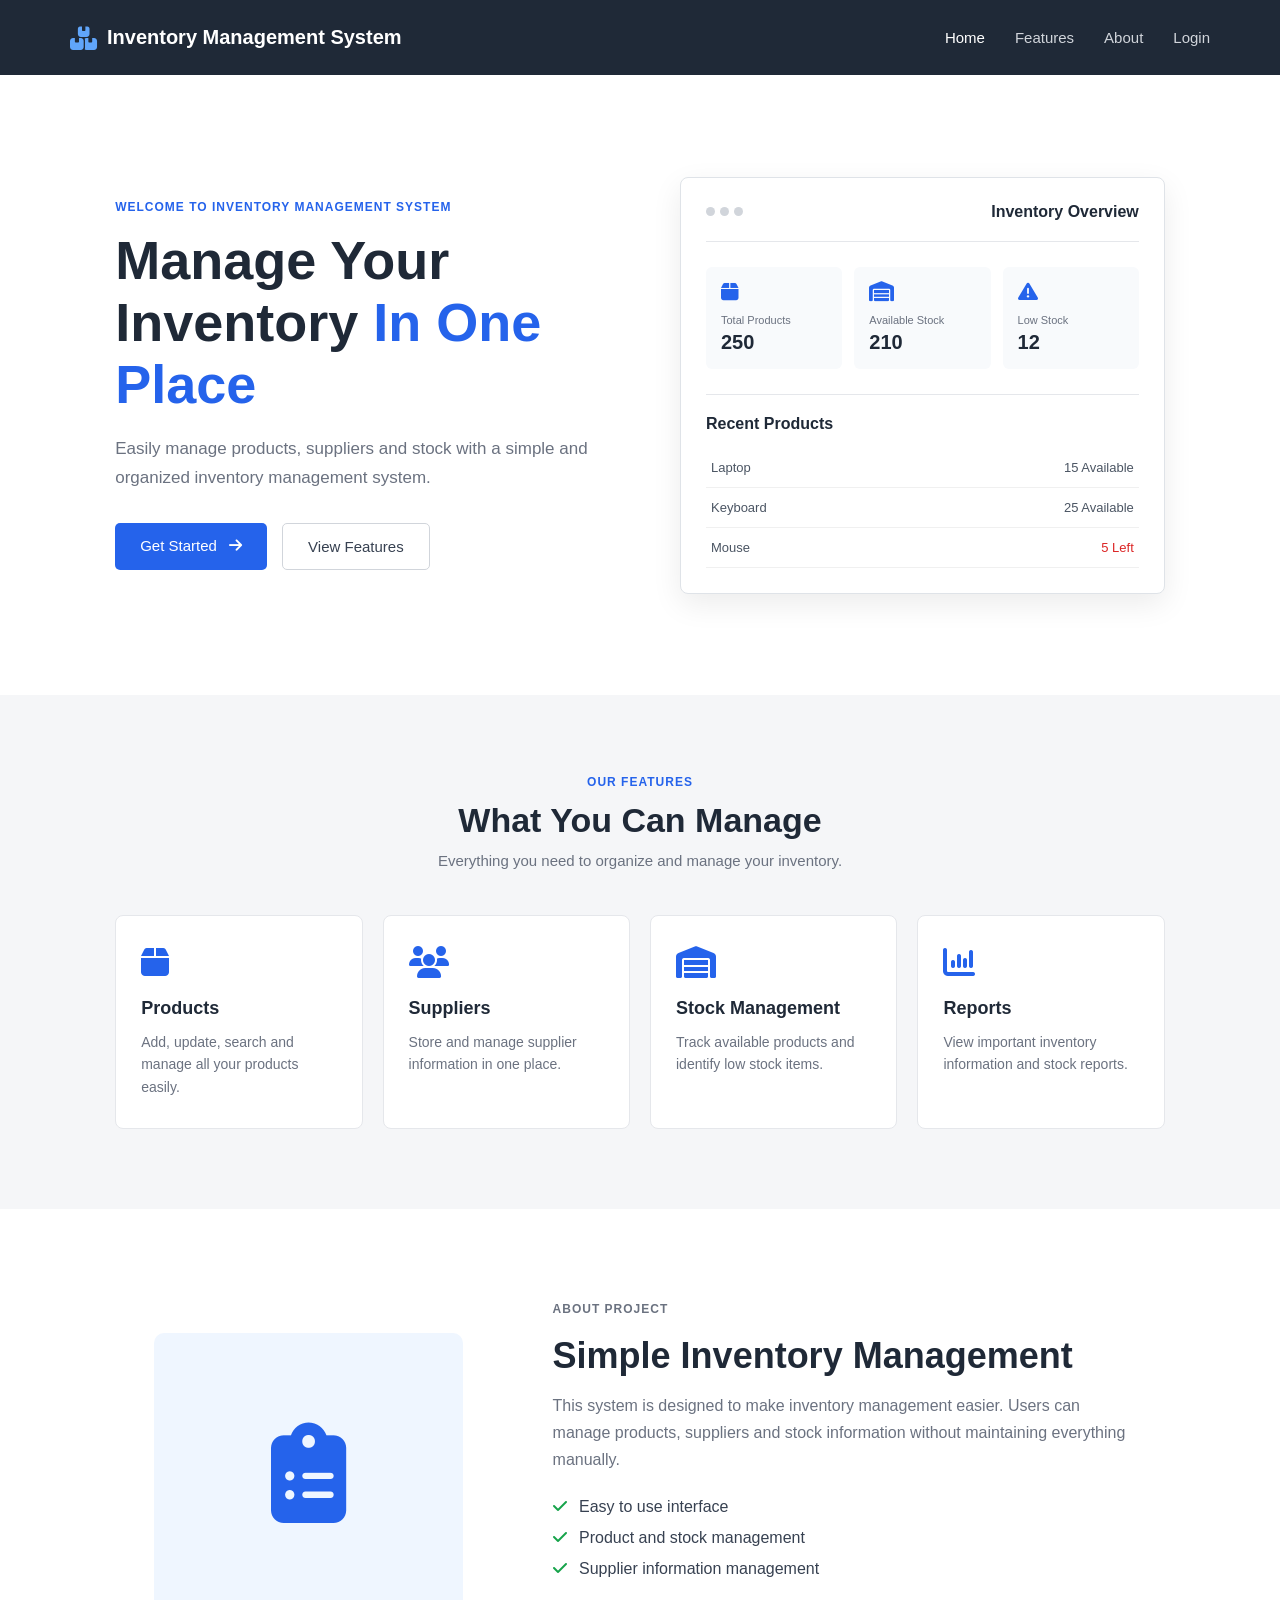
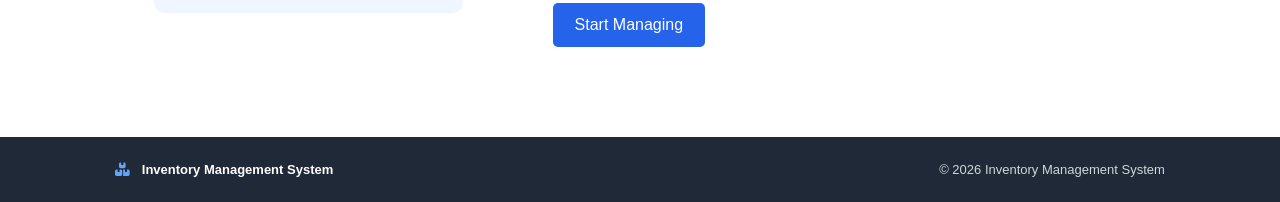
<file: src/main/resources/static/index.html>
<!DOCTYPE html>
<html lang="en">

<head>
    <meta charset="UTF-8">
    <meta name="viewport" content="width=device-width, initial-scale=1.0">

    <title>Inventory Management System</title>

    <link rel="stylesheet" href="css/style.css">
    <link rel="stylesheet" href="css/responsive.css">

    <link rel="stylesheet"
        href="https://cdnjs.cloudflare.com/ajax/libs/font-awesome/6.7.1/css/all.min.css">
</head>

<body>

    <!-- Navbar -->
    <nav class="navbar">

        <div class="logo">
            <i class="fa-solid fa-boxes-stacked"></i>
            <span>Inventory Management System</span>
        </div>

        <ul>
            <li><a href="#home" class="active">Home</a></li>
            <li><a href="features.html">Features</a></li>
            <li><a href="about.html">About</a></li>
            <li><a href="login.html">Login</a></li>
        </ul>

    </nav>


    <!-- Hero Section -->
    <section class="hero" id="home">

        <div class="hero-content">

            <p class="welcome-text">WELCOME TO INVENTORY MANAGEMENT SYSTEM</p>

            <h1>
                Manage Your Inventory
                <span>In One Place</span>
            </h1>

            <p class="hero-description">
                Easily manage products, suppliers and stock with a simple
                and organized inventory management system.
            </p>

            <div class="hero-buttons">
                <a href="login.html" class="btn primary-btn">
                    Get Started
                    <i class="fa-solid fa-arrow-right"></i>
                </a>

                <a href="#features" class="btn secondary-btn">
                    View Features
                </a>
            </div>

        </div>


        <div class="hero-image">

            <div class="image-box">

                <div class="image-header">
                    <div class="dots">
                        <span></span>
                        <span></span>
                        <span></span>
                    </div>

                    <p>Inventory Overview</p>
                </div>

                <div class="overview">

                    <div class="overview-card">
                        <i class="fa-solid fa-box"></i>
                        <div>
                            <p>Total Products</p>
                            <h2>250</h2>
                        </div>
                    </div>

                    <div class="overview-card">
                        <i class="fa-solid fa-warehouse"></i>
                        <div>
                            <p>Available Stock</p>
                            <h2>210</h2>
                        </div>
                    </div>

                    <div class="overview-card">
                        <i class="fa-solid fa-triangle-exclamation"></i>
                        <div>
                            <p>Low Stock</p>
                            <h2>12</h2>
                        </div>
                    </div>

                </div>

                <div class="recent-products">

                    <h3>Recent Products</h3>

                    <div class="product-row">
                        <span>Laptop</span>
                        <span>15 Available</span>
                    </div>

                    <div class="product-row">
                        <span>Keyboard</span>
                        <span>25 Available</span>
                    </div>

                    <div class="product-row">
                        <span>Mouse</span>
                        <span class="low-stock">5 Left</span>
                    </div>

                </div>

            </div>

        </div>

    </section>


    <!-- Features -->
    <section class="features-section" id="features">

        <div class="section-title">

            <p>OUR FEATURES</p>

            <h2>What You Can Manage</h2>

            <span>
                Everything you need to organize and manage your inventory.
            </span>

        </div>


        <div class="features">

            <div class="card">
                <i class="fa-solid fa-box"></i>

                <h3>Products</h3>

                <p>
                    Add, update, search and manage all your products easily.
                </p>
            </div>


            <div class="card">
                <i class="fa-solid fa-users"></i>

                <h3>Suppliers</h3>

                <p>
                    Store and manage supplier information in one place.
                </p>
            </div>


            <div class="card">
                <i class="fa-solid fa-warehouse"></i>

                <h3>Stock Management</h3>

                <p>
                    Track available products and identify low stock items.
                </p>
            </div>


            <div class="card">
                <i class="fa-solid fa-chart-column"></i>

                <h3>Reports</h3>

                <p>
                    View important inventory information and stock reports.
                </p>
            </div>

        </div>

    </section>


    <!-- About Section -->
    <section class="about" id="about">

        <div class="about-left">

            <i class="fa-solid fa-clipboard-list"></i>

        </div>

        <div class="about-right">

            <p class="about-small">ABOUT PROJECT</p>

            <h2>Simple Inventory Management</h2>

            <p>
                This system is designed to make inventory management easier.
                Users can manage products, suppliers and stock information
                without maintaining everything manually.
            </p>

            <ul>
                <li>
                    <i class="fa-solid fa-check"></i>
                    Easy to use interface
                </li>

                <li>
                    <i class="fa-solid fa-check"></i>
                    Product and stock management
                </li>

                <li>
                    <i class="fa-solid fa-check"></i>
                    Supplier information management
                </li>
            </ul>

            <a href="login.html" class="about-btn">
                Start Managing
            </a>

        </div>

    </section>


    <!-- Footer -->
    <footer>

        <div>
            <i class="fa-solid fa-boxes-stacked"></i>
            Inventory Management System
        </div>

        <p>© 2026 Inventory Management System</p>

    </footer>


    <script src="js/app.js"></script>

</body>

</html>
</file>
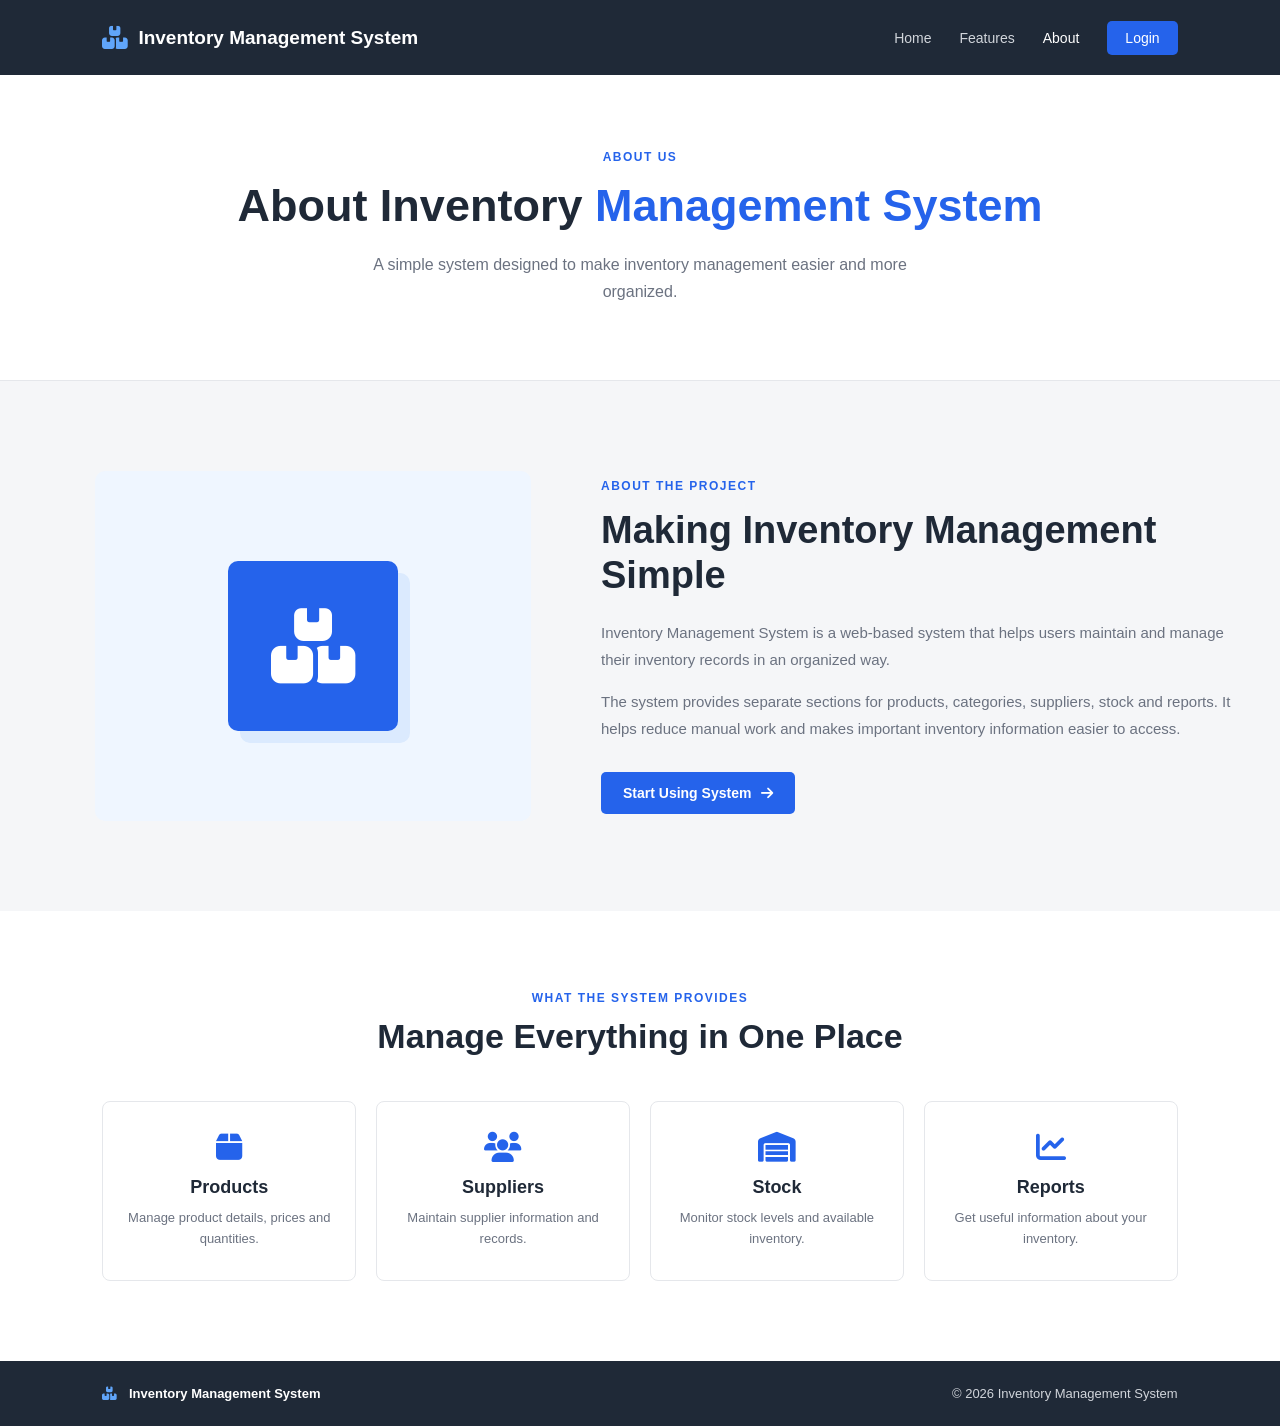
<file: src/main/resources/static/about.html>
<!DOCTYPE html>
<html lang="en">

<head>

    <meta charset="UTF-8">

    <meta name="viewport"
          content="width=device-width, initial-scale=1.0">

    <title>About | Inventory Management System</title>

    <link rel="stylesheet" href="css/about.css">

    <link rel="stylesheet"
          href="https://cdnjs.cloudflare.com/ajax/libs/font-awesome/6.7.1/css/all.min.css">

</head>

<body>


    <!-- Navbar -->

    <nav class="navbar">

        <a href="../index.html" class="logo">

            <i class="fa-solid fa-boxes-stacked"></i>

            <span>Inventory Management System</span>

        </a>


        <div class="nav-links">

            <a href="../index.html">
                Home
            </a>

            <a href="features.html">
                Features
            </a>

            <a href="about.html" class="active">
                About
            </a>

            <a href="../login.html" class="login-btn">
                Login
            </a>

        </div>

    </nav>


    <!-- About Header -->

    <section class="about-header">

        <p>ABOUT US</p>

        <h1>
            About Inventory
            <span>Management System</span>
        </h1>

        <p>
            A simple system designed to make inventory management
            easier and more organized.
        </p>

    </section>


    <!-- Main About -->

    <section class="about-main">

        <div class="about-image">

            <div class="icon-box">

                <i class="fa-solid fa-boxes-stacked"></i>

            </div>

        </div>


        <div class="about-text">

            <p class="label">
                ABOUT THE PROJECT
            </p>

            <h2>
                Making Inventory Management Simple
            </h2>

            <p>
                Inventory Management System is a web-based system that
                helps users maintain and manage their inventory records
                in an organized way.
            </p>

            <p>
                The system provides separate sections for products,
                categories, suppliers, stock and reports. It helps reduce
                manual work and makes important inventory information
                easier to access.
            </p>

            <a href="../login.html" class="button">
                Start Using System
                <i class="fa-solid fa-arrow-right"></i>
            </a>

        </div>

    </section>


    <!-- What We Provide -->

    <section class="provide">

        <div class="section-title">

            <p>WHAT THE SYSTEM PROVIDES</p>

            <h2>Manage Everything in One Place</h2>

        </div>


        <div class="provide-container">

            <div class="provide-card">

                <i class="fa-solid fa-box"></i>

                <h3>Products</h3>

                <p>
                    Manage product details, prices and quantities.
                </p>

            </div>


            <div class="provide-card">

                <i class="fa-solid fa-users"></i>

                <h3>Suppliers</h3>

                <p>
                    Maintain supplier information and records.
                </p>

            </div>


            <div class="provide-card">

                <i class="fa-solid fa-warehouse"></i>

                <h3>Stock</h3>

                <p>
                    Monitor stock levels and available inventory.
                </p>

            </div>


            <div class="provide-card">

                <i class="fa-solid fa-chart-line"></i>

                <h3>Reports</h3>

                <p>
                    Get useful information about your inventory.
                </p>

            </div>

        </div>

    </section>


    <!-- Footer -->

    <footer>

        <div>

            <i class="fa-solid fa-boxes-stacked"></i>

            Inventory Management System

        </div>

        <p>
            © 2026 Inventory Management System
        </p>

    </footer>


</body>

</html>
</file>
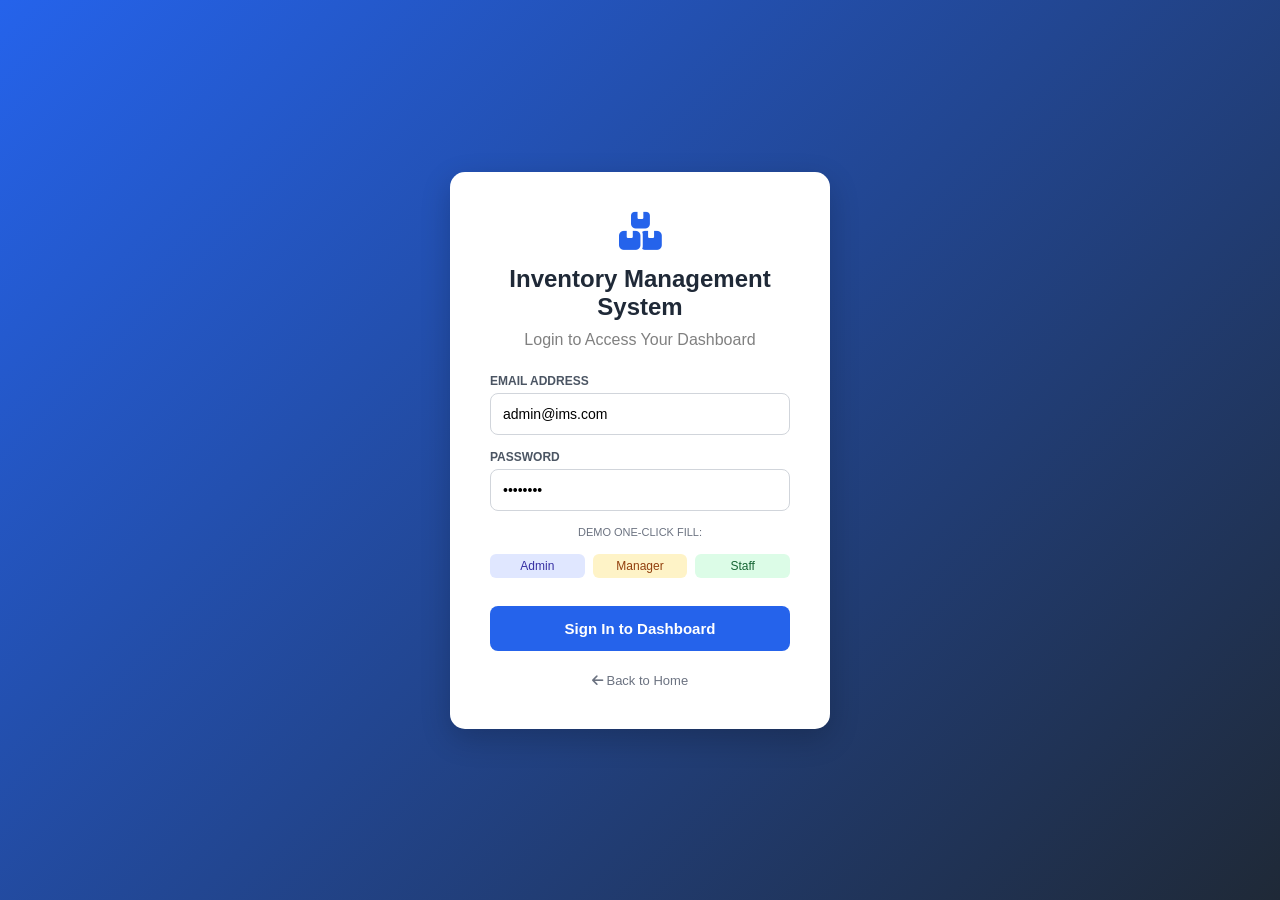
<file: src/main/resources/static/categories.html>
<!DOCTYPE html>
<html lang="en">
<head>
    <meta charset="UTF-8">
    <meta name="viewport" content="width=device-width, initial-scale=1.0">
    <title>Categories | Inventory Management System</title>

    <link rel="stylesheet" href="css/dashboard.css">
    <link rel="stylesheet" href="css/table.css">
    <link rel="stylesheet" href="css/responsive.css">
    <link rel="stylesheet"
    href="https://cdnjs.cloudflare.com/ajax/libs/font-awesome/6.7.1/css/all.min.css">
</head>
<body>

<div class="container">

    <aside class="sidebar">
        <h2>📦 INVENTORY SYSTEM</h2>

        <ul>
            <li><a href="dashboard.html"><i class="fa-solid fa-house"></i> Dashboard</a></li>
            <li><a href="products.html"><i class="fa-solid fa-box"></i> Products</a></li>
            <li class="active"><a href="categories.html"><i class="fa-solid fa-layer-group"></i> Categories</a></li>
            <li><a href="suppliers.html"><i class="fa-solid fa-truck"></i> Suppliers</a></li>
            <li><a href="customers.html"><i class="fa-solid fa-user-group"></i> Customers</a></li>
            <li><a href="sales.html"><i class="fa-solid fa-cart-shopping"></i> Sales & Invoices</a></li>
            <li><a href="purchases.html"><i class="fa-solid fa-dolly"></i> Purchase Orders</a></li>
            <li><a href="stock.html"><i class="fa-solid fa-warehouse"></i> Stock Movements</a></li>
            <li><a href="reports.html"><i class="fa-solid fa-chart-column"></i> Reports</a></li>
            <li><a href="settings.html"><i class="fa-solid fa-gear"></i> Settings</a></li>
            <li><a href="javascript:void(0)" onclick="logout()"><i class="fa-solid fa-right-from-bracket"></i> Logout</a></li>
        </ul>
    </aside>

    <main class="main">

        <header>
            <h1>Category Management</h1>
            <p>Organize products into hierarchical groups and classifications</p>
        </header>

        <div class="card" style="margin-bottom: 25px;">
            <h3 id="formTitle" style="margin-bottom: 15px; color:#1f2937;"><i class="fa-solid fa-folder-plus" style="color:#2563eb;"></i> Add New Category</h3>
            <div class="form" style="grid-template-columns: 1fr 2fr auto auto; gap: 12px; align-items: center;">
                <input
                    type="text"
                    id="categoryName"
                    placeholder="Category Name *"
                    required>

                <input
                    type="text"
                    id="categoryDesc"
                    placeholder="Description (optional)">

                <button id="saveCategory" style="padding:12px 20px;">
                    <i class="fa-solid fa-plus"></i> <span id="saveBtnText">Add Category</span>
                </button>

                <button id="cancelCategoryBtn" type="button" style="display:none; background:#6b7280; padding:12px 18px;" onclick="cancelCategoryEdit()">
                    Cancel
                </button>
            </div>
        </div>

        <div class="card" style="padding: 0; overflow-x: auto;">
            <table>
                <thead>
                    <tr>
                        <th style="width: 80px;">ID</th>
                        <th>Category Name</th>
                        <th>Description</th>
                        <th style="width: 160px;">Action</th>
                    </tr>
                </thead>
                <tbody id="categoryTable">
                    <tr>
                        <td colspan="4" style="text-align:center; padding:20px; color:#6b7280;">Loading categories...</td>
                    </tr>
                </tbody>
            </table>
        </div>

    </main>

</div>

<script src="js/api.js"></script>
<script src="js/auth.js"></script>
<script src="js/categories.js"></script>
</body>
</html>
</file>
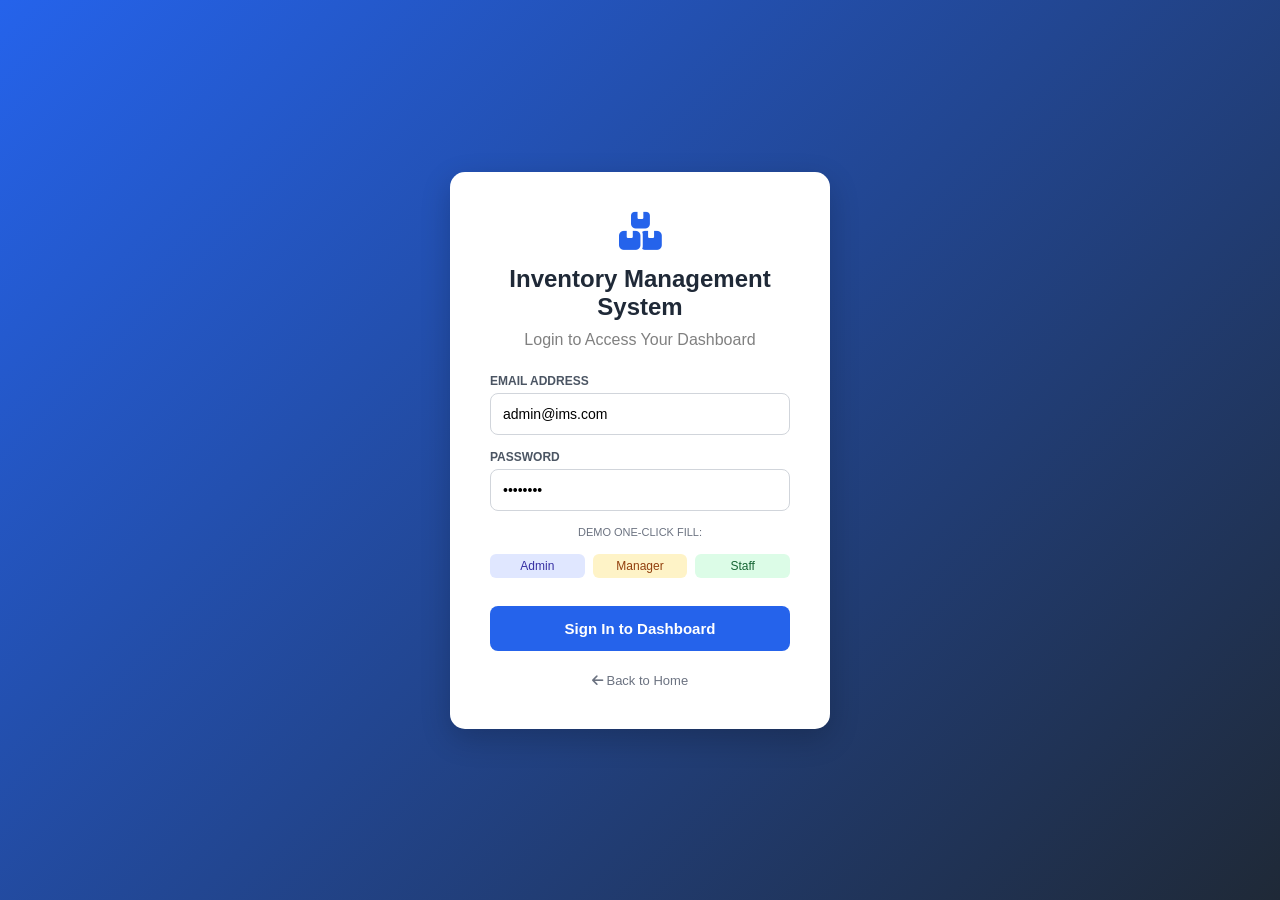
<file: src/main/resources/static/customers.html>
<!DOCTYPE html>
<html lang="en">
<head>
    <meta charset="UTF-8">
    <meta name="viewport" content="width=device-width, initial-scale=1.0">
    <title>Customers | Inventory Management System</title>

    <link rel="stylesheet" href="css/dashboard.css">
    <link rel="stylesheet" href="css/table.css">
    <link rel="stylesheet" href="css/responsive.css">
    <link rel="stylesheet"
    href="https://cdnjs.cloudflare.com/ajax/libs/font-awesome/6.7.1/css/all.min.css">
</head>
<body>

<div class="container">

    <aside class="sidebar">
        <h2>📦 INVENTORY SYSTEM</h2>

        <ul>
            <li><a href="dashboard.html"><i class="fa-solid fa-house"></i> Dashboard</a></li>
            <li><a href="products.html"><i class="fa-solid fa-box"></i> Products</a></li>
            <li><a href="categories.html"><i class="fa-solid fa-layer-group"></i> Categories</a></li>
            <li><a href="suppliers.html"><i class="fa-solid fa-truck"></i> Suppliers</a></li>
            <li class="active"><a href="customers.html"><i class="fa-solid fa-user-group"></i> Customers</a></li>
            <li><a href="sales.html"><i class="fa-solid fa-cart-shopping"></i> Sales & Invoices</a></li>
            <li><a href="purchases.html"><i class="fa-solid fa-dolly"></i> Purchase Orders</a></li>
            <li><a href="stock.html"><i class="fa-solid fa-warehouse"></i> Stock Movements</a></li>
            <li><a href="reports.html"><i class="fa-solid fa-chart-column"></i> Reports</a></li>
            <li><a href="settings.html"><i class="fa-solid fa-gear"></i> Settings</a></li>
            <li><a href="javascript:void(0)" onclick="logout()"><i class="fa-solid fa-right-from-bracket"></i> Logout</a></li>
        </ul>
    </aside>

    <main class="main">

        <header>
            <h1>Customer Management</h1>
            <p>Maintain customer profiles, corporate accounts and contact directories</p>
        </header>

        <div class="card" style="margin-bottom: 25px;">
            <h3 id="formTitle" style="margin-bottom: 15px; color:#1f2937;"><i class="fa-solid fa-user-plus" style="color:#2563eb;"></i> Add New Customer</h3>
            <form id="customerForm">
                <div class="form" style="grid-template-columns: repeat(auto-fit, minmax(200px, 1fr)); gap: 12px;">
                    <div>
                        <label style="display:block; font-size:12px; font-weight:bold; margin-bottom:5px; color:#4b5563;">CUSTOMER NAME / COMPANY *</label>
                        <input type="text" id="customerName" placeholder="e.g. Acme Tech Corp" required style="width:100%;">
                    </div>
                    <div>
                        <label style="display:block; font-size:12px; font-weight:bold; margin-bottom:5px; color:#4b5563;">EMAIL ADDRESS</label>
                        <input type="email" id="customerEmail" placeholder="client@acme.com" style="width:100%;">
                    </div>
                    <div>
                        <label style="display:block; font-size:12px; font-weight:bold; margin-bottom:5px; color:#4b5563;">PHONE NUMBER</label>
                        <input type="text" id="customerPhone" placeholder="+1-555-1001" style="width:100%;">
                    </div>
                    <div>
                        <label style="display:block; font-size:12px; font-weight:bold; margin-bottom:5px; color:#4b5563;">DELIVERY / BILLING ADDRESS</label>
                        <input type="text" id="customerAddress" placeholder="Suite, Street, City" style="width:100%;">
                    </div>
                </div>

                <div style="margin-top: 15px; display: flex; gap: 10px;">
                    <button type="submit" id="saveCustomer" style="padding:12px 20px;">
                        <i class="fa-solid fa-check"></i> <span id="saveBtnText">Add Customer</span>
                    </button>
                    <button id="cancelCustomerBtn" type="button" style="display:none; background:#6b7280; padding:12px 18px;" onclick="cancelCustomerEdit()">
                        Cancel
                    </button>
                </div>
            </form>
        </div>

        <input
            type="text"
            id="searchCustomer"
            placeholder="🔍 Search customer name or email..."
            style="width:320px; padding:12px; margin-bottom:20px; border:1px solid #ccc; border-radius:6px;">

        <div class="card" style="padding: 0; overflow-x: auto;">
            <table>
                <thead>
                    <tr>
                        <th style="width: 80px;">ID</th>
                        <th>Customer / Client Name</th>
                        <th>Email</th>
                        <th>Phone</th>
                        <th>Billing Address</th>
                        <th style="width: 160px;">Action</th>
                    </tr>
                </thead>
                <tbody id="customerTable">
                    <tr>
                        <td colspan="6" style="text-align:center; padding:20px; color:#6b7280;">Loading customers...</td>
                    </tr>
                </tbody>
            </table>
        </div>

    </main>

</div>

<script src="js/api.js"></script>
<script src="js/auth.js"></script>
<script src="js/customers.js"></script>
</body>
</html>
</file>
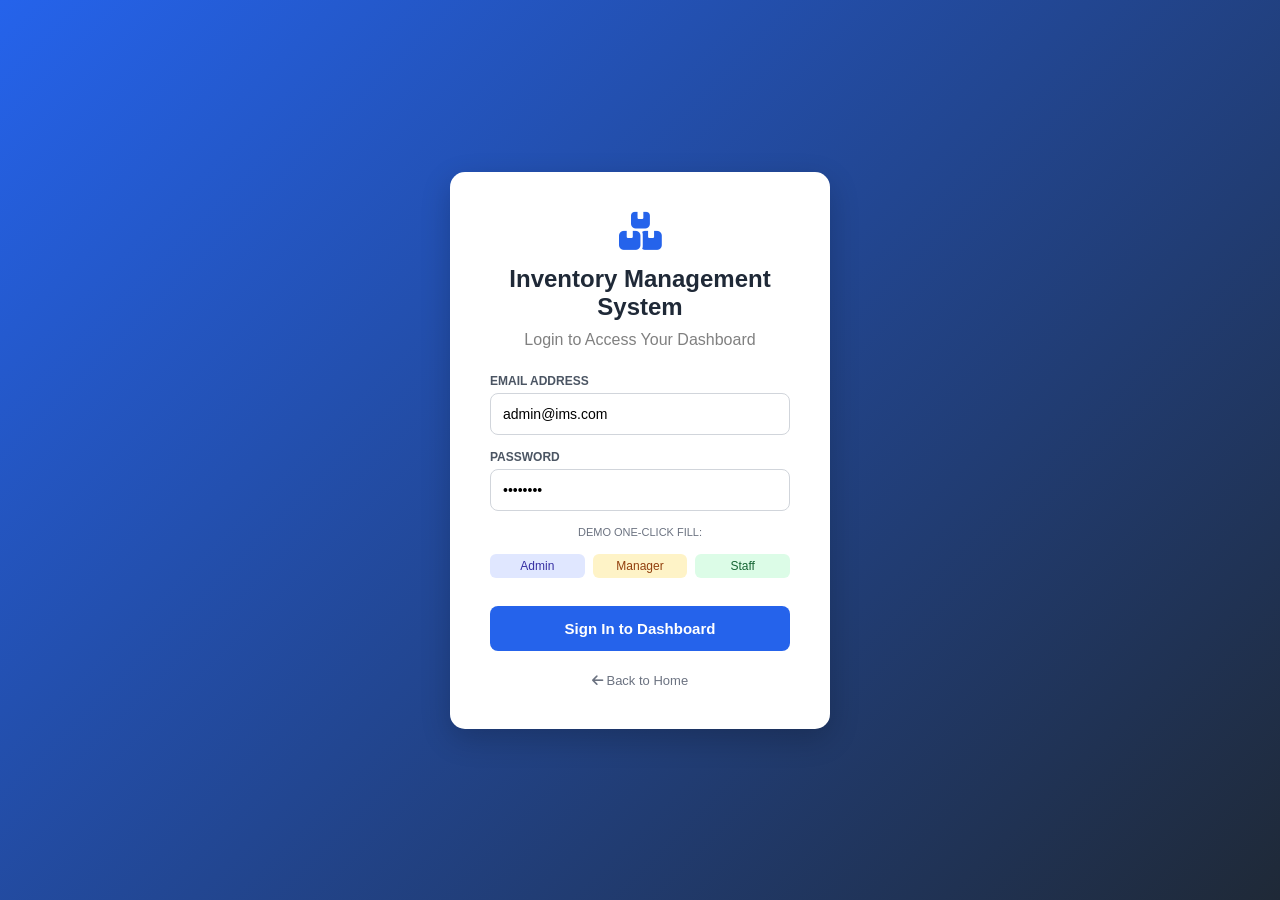
<file: src/main/resources/static/dashboard.html>
<!DOCTYPE html>
<html lang="en">
<head>
    <meta charset="UTF-8">
    <meta name="viewport" content="width=device-width, initial-scale=1.0">
    <title>Dashboard | Inventory Management System</title>

    <link rel="stylesheet" href="css/dashboard.css">
    <link rel="stylesheet" href="css/table.css">
    <link rel="stylesheet" href="css/responsive.css">
    <link rel="stylesheet"
    href="https://cdnjs.cloudflare.com/ajax/libs/font-awesome/6.7.1/css/all.min.css">
</head>
<body>

<div class="container">

    <!-- Sidebar -->
    <aside class="sidebar">
        <h2>📦 INVENTORY SYSTEM</h2>

        <ul>
            <li class="active"><a href="dashboard.html"><i class="fa-solid fa-house"></i> Dashboard</a></li>
            <li><a href="products.html"><i class="fa-solid fa-box"></i> Products</a></li>
            <li><a href="categories.html"><i class="fa-solid fa-layer-group"></i> Categories</a></li>
            <li><a href="suppliers.html"><i class="fa-solid fa-truck"></i> Suppliers</a></li>
            <li><a href="customers.html"><i class="fa-solid fa-user-group"></i> Customers</a></li>
            <li><a href="sales.html"><i class="fa-solid fa-cart-shopping"></i> Sales & Invoices</a></li>
            <li><a href="purchases.html"><i class="fa-solid fa-dolly"></i> Purchase Orders</a></li>
            <li><a href="stock.html"><i class="fa-solid fa-warehouse"></i> Stock Movements</a></li>
            <li><a href="reports.html"><i class="fa-solid fa-chart-column"></i> Reports</a></li>
            <li><a href="settings.html"><i class="fa-solid fa-gear"></i> Settings</a></li>
            <li><a href="javascript:void(0)" onclick="logout()"><i class="fa-solid fa-right-from-bracket"></i> Logout</a></li>
        </ul>
    </aside>

    <!-- Main Content -->
    <main class="main">

        <header>
            <h1>Dashboard</h1>
            <p>Welcome Admin 👋</p>
        </header>

        <!-- Stats Cards Grid -->
        <section class="cards" style="grid-template-columns: repeat(auto-fit, minmax(200px, 1fr));">
            <div class="card">
                <h3><i class="fa-solid fa-box" style="color:#2563eb;"></i> Total Products</h3>
                <h1 id="totalProducts">0</h1>
            </div>

            <div class="card">
                <h3><i class="fa-solid fa-layer-group" style="color:#10b981;"></i> Categories</h3>
                <h1 id="totalCategories">0</h1>
            </div>

            <div class="card">
                <h3><i class="fa-solid fa-truck" style="color:#6366f1;"></i> Suppliers</h3>
                <h1 id="totalSuppliers">0</h1>
            </div>

            <div class="card">
                <h3><i class="fa-solid fa-triangle-exclamation" style="color:#f59e0b;"></i> Low Stock</h3>
                <h1 id="lowStock" style="color:#d97706;">0</h1>
            </div>

            <div class="card">
                <h3><i class="fa-solid fa-receipt" style="color:#0ea5e9;"></i> Total Sales</h3>
                <h1 id="totalSales">0</h1>
            </div>

            <div class="card">
                <h3><i class="fa-solid fa-indian-rupee-sign" style="color:#16a34a;"></i> Total Revenue</h3>
                <h1 id="totalRevenue" style="color:#16a34a;">₹0</h1>
            </div>
        </section>

        <!-- Table Section -->
        <section class="table-section">
            <div style="display: flex; justify-content: space-between; align-items: center;">
                <h2>Recent Inventory Products</h2>
                <a href="products.html" style="color:#2563eb; text-decoration:none; font-size:14px; font-weight:bold;">View All Products <i class="fa-solid fa-arrow-right"></i></a>
            </div>

            <table>
                <thead>
                    <tr>
                        <th>SKU</th>
                        <th>Product Name</th>
                        <th>Category</th>
                        <th>Price</th>
                        <th>Stock Qty</th>
                        <th>Status</th>
                    </tr>
                </thead>
                <tbody id="recentProductsTable">
                    <tr>
                        <td colspan="6" style="text-align:center; padding:20px; color:#6b7280;">Loading real inventory data...</td>
                    </tr>
                </tbody>
            </table>
        </section>

        <!-- Recent Sales Section -->
        <section class="table-section" style="margin-top: 25px;">
            <div style="display: flex; justify-content: space-between; align-items: center;">
                <h2>Recent Sales & Invoices</h2>
                <a href="sales.html" style="color:#2563eb; text-decoration:none; font-size:14px; font-weight:bold;">Create Sale / View All <i class="fa-solid fa-arrow-right"></i></a>
            </div>

            <table>
                <thead>
                    <tr>
                        <th>Invoice #</th>
                        <th>Customer</th>
                        <th>Total Amount</th>
                        <th>Sale Date</th>
                        <th>Status</th>
                    </tr>
                </thead>
                <tbody id="recentSalesTable">
                    <tr>
                        <td colspan="5" style="text-align:center; padding:20px; color:#6b7280;">Loading recent sales...</td>
                    </tr>
                </tbody>
            </table>
        </section>

    </main>

</div>

<script src="js/api.js"></script>
<script src="js/auth.js"></script>
<script src="js/dashboard.js"></script>
</body>
</html>
</file>
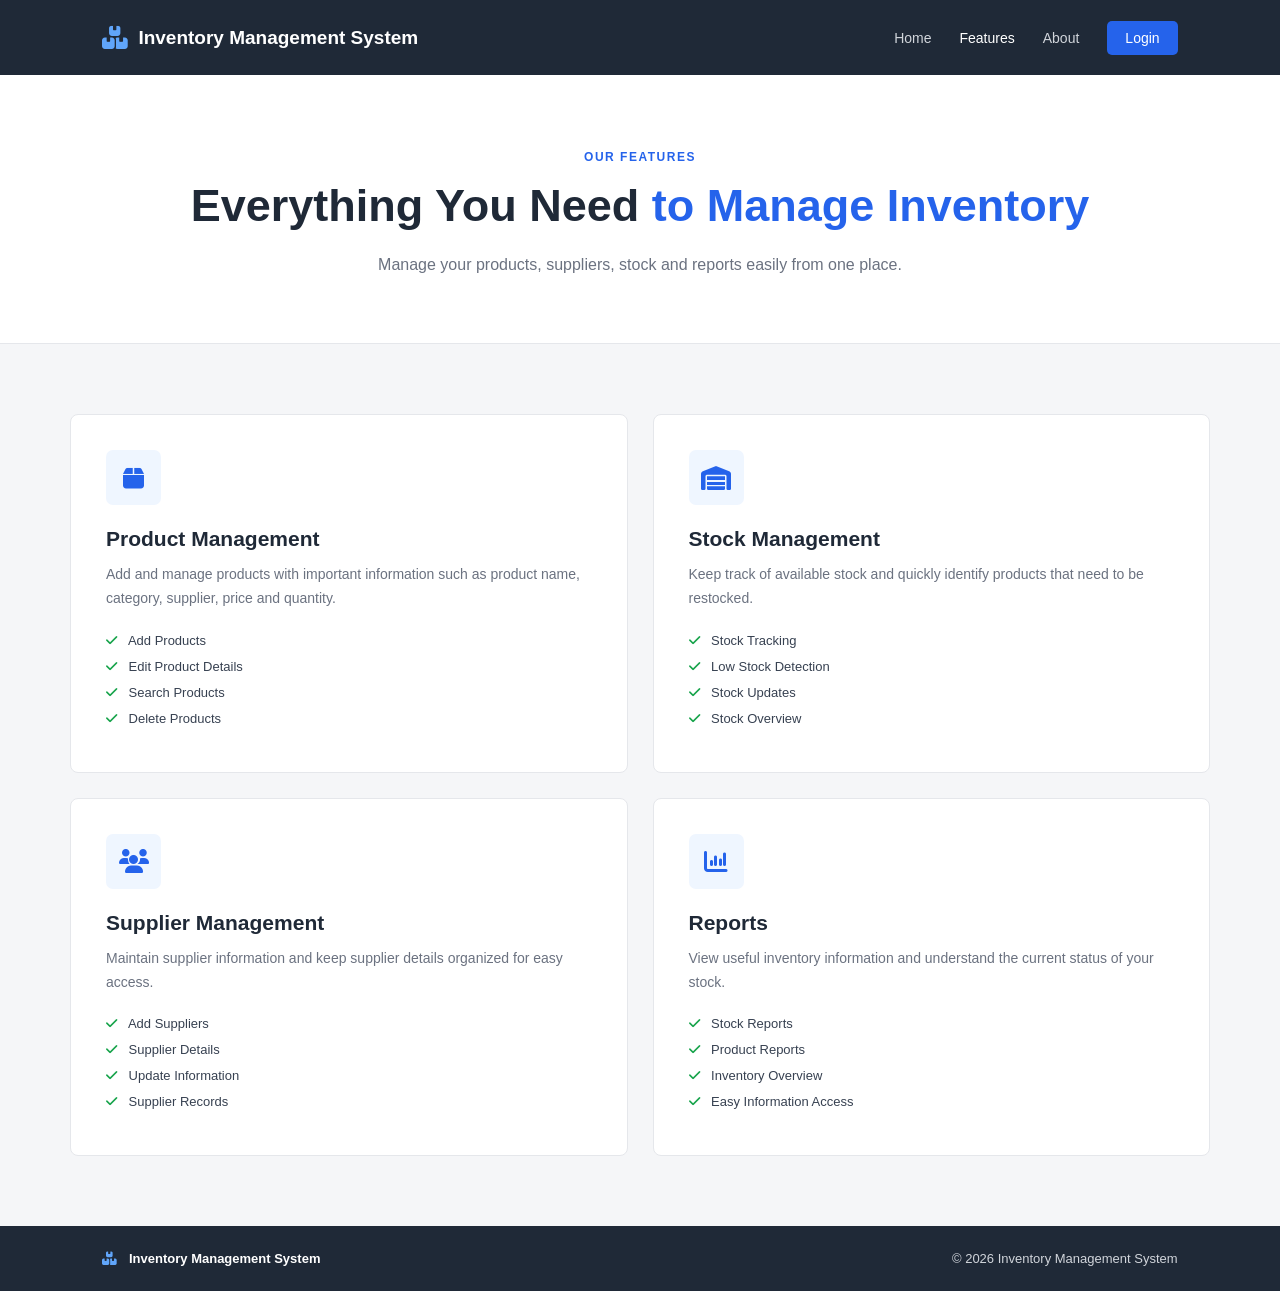
<file: src/main/resources/static/features.html>
<!DOCTYPE html>
<html lang="en">

<head>
    <meta charset="UTF-8">

    <meta name="viewport"
          content="width=device-width, initial-scale=1.0">

    <title>Features | Inventory Management System</title>

    <link rel="stylesheet" href="css/features.css">

    <link rel="stylesheet"
          href="https://cdnjs.cloudflare.com/ajax/libs/font-awesome/6.7.1/css/all.min.css">
</head>

<body>

    <!-- Navbar -->

    <nav class="navbar">

        <a href="../index.html" class="logo">
            <i class="fa-solid fa-boxes-stacked"></i>

            <span>Inventory Management System</span>
        </a>

        <div class="nav-links">

            <a href="../index.html">Home</a>

            <a href="features.html" class="active">
                Features
            </a>

            <a href="../about/about.html">
                About
            </a>

            <a href="../login.html" class="login-btn">
                Login
            </a>

        </div>

    </nav>


    <!-- Page Header -->

    <section class="page-header">

        <p>OUR FEATURES</p>

        <h1>
            Everything You Need
            <span>to Manage Inventory</span>
        </h1>

        <p class="header-description">
            Manage your products, suppliers, stock and reports
            easily from one place.
        </p>

    </section>


    <!-- Features -->

    <section class="features">

        <!-- Product -->

        <div class="feature-card">

            <div class="icon">
                <i class="fa-solid fa-box"></i>
            </div>

            <h2>Product Management</h2>

            <p>
                Add and manage products with important information
                such as product name, category, supplier, price
                and quantity.
            </p>

            <ul>
                <li>
                    <i class="fa-solid fa-check"></i>
                    Add Products
                </li>

                <li>
                    <i class="fa-solid fa-check"></i>
                    Edit Product Details
                </li>

                <li>
                    <i class="fa-solid fa-check"></i>
                    Search Products
                </li>

                <li>
                    <i class="fa-solid fa-check"></i>
                    Delete Products
                </li>
            </ul>

        </div>


        <!-- Stock -->

        <div class="feature-card">

            <div class="icon">
                <i class="fa-solid fa-warehouse"></i>
            </div>

            <h2>Stock Management</h2>

            <p>
                Keep track of available stock and quickly identify
                products that need to be restocked.
            </p>

            <ul>
                <li>
                    <i class="fa-solid fa-check"></i>
                    Stock Tracking
                </li>

                <li>
                    <i class="fa-solid fa-check"></i>
                    Low Stock Detection
                </li>

                <li>
                    <i class="fa-solid fa-check"></i>
                    Stock Updates
                </li>

                <li>
                    <i class="fa-solid fa-check"></i>
                    Stock Overview
                </li>
            </ul>

        </div>


        <!-- Suppliers -->

        <div class="feature-card">

            <div class="icon">
                <i class="fa-solid fa-users"></i>
            </div>

            <h2>Supplier Management</h2>

            <p>
                Maintain supplier information and keep supplier
                details organized for easy access.
            </p>

            <ul>
                <li>
                    <i class="fa-solid fa-check"></i>
                    Add Suppliers
                </li>

                <li>
                    <i class="fa-solid fa-check"></i>
                    Supplier Details
                </li>

                <li>
                    <i class="fa-solid fa-check"></i>
                    Update Information
                </li>

                <li>
                    <i class="fa-solid fa-check"></i>
                    Supplier Records
                </li>
            </ul>

        </div>


        <!-- Reports -->

        <div class="feature-card">

            <div class="icon">
                <i class="fa-solid fa-chart-column"></i>
            </div>

            <h2>Reports</h2>

            <p>
                View useful inventory information and understand
                the current status of your stock.
            </p>

            <ul>
                <li>
                    <i class="fa-solid fa-check"></i>
                    Stock Reports
                </li>

                <li>
                    <i class="fa-solid fa-check"></i>
                    Product Reports
                </li>

                <li>
                    <i class="fa-solid fa-check"></i>
                    Inventory Overview
                </li>

                <li>
                    <i class="fa-solid fa-check"></i>
                    Easy Information Access
                </li>
            </ul>

        </div>

    </section>


    <!-- Footer -->

    <footer>

        <div>
            <i class="fa-solid fa-boxes-stacked"></i>
            Inventory Management System
        </div>

        <p>
            © 2026 Inventory Management System
        </p>

    </footer>

</body>

</html>
</file>
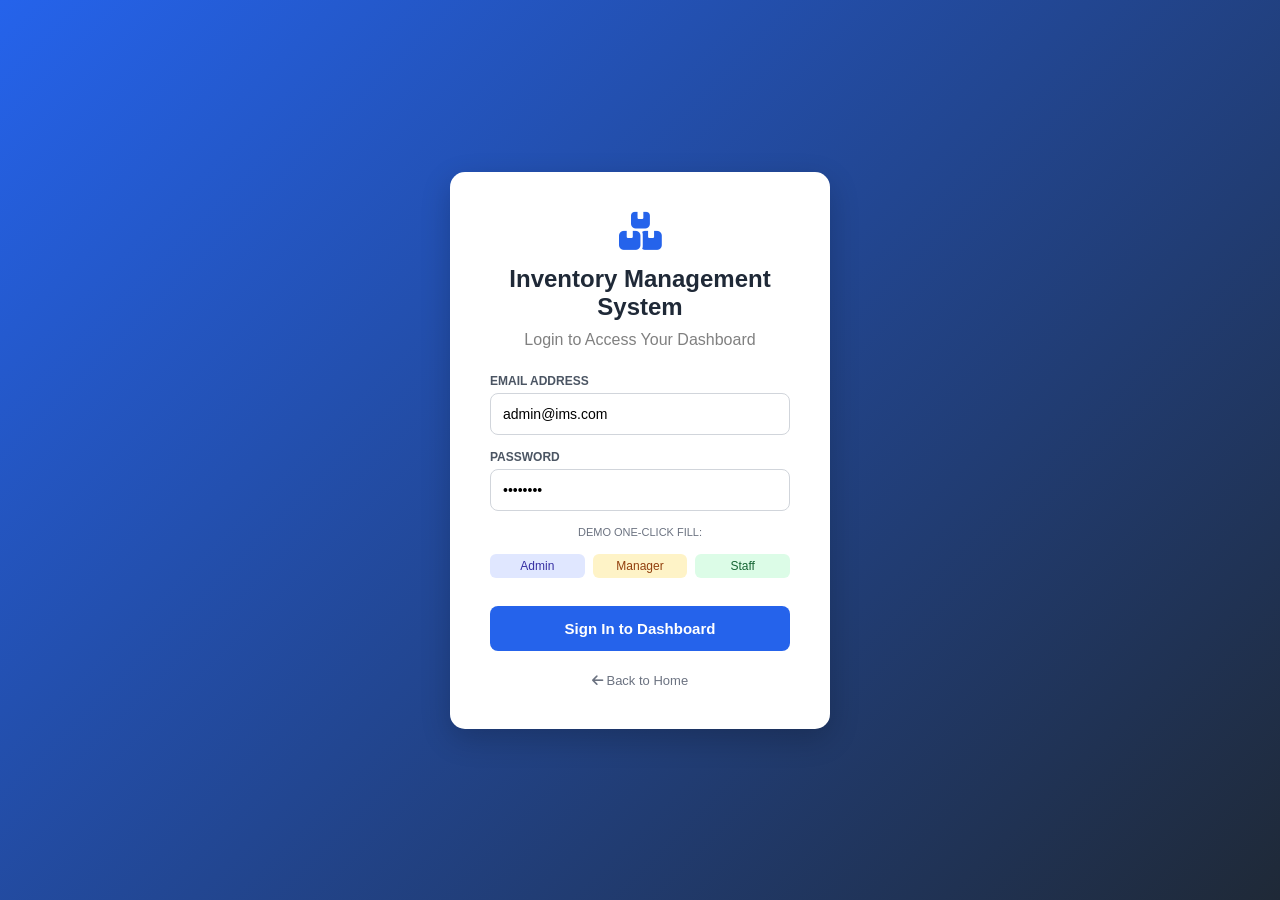
<file: src/main/resources/static/login.html>
<!DOCTYPE html>
<html lang="en">
<head>
    <meta charset="UTF-8">
    <meta name="viewport" content="width=device-width, initial-scale=1.0">
    <title>Login | Inventory Management System</title>

    <link rel="stylesheet" href="css/login.css">
    <link rel="stylesheet" href="css/responsive.css">
    <link rel="stylesheet"
    href="https://cdnjs.cloudflare.com/ajax/libs/font-awesome/6.7.1/css/all.min.css">
</head>
<body>

<div class="login-container">

    <div class="login-box">

        <div style="text-align: center; margin-bottom: 15px;">
            <i class="fa-solid fa-boxes-stacked" style="font-size: 38px; color: #2563eb;"></i>
        </div>

        <h2>Inventory Management System</h2>
        <p>Login to Access Your Dashboard</p>

        <form id="loginForm">
            <div style="margin-bottom: 15px;">
                <label style="display:block; font-size:12px; font-weight:bold; margin-bottom:5px; color:#4b5563;">EMAIL ADDRESS</label>
                <input 
                    type="email"
                    id="email"
                    placeholder="e.g. admin@ims.com"
                    value="admin@ims.com"
                    required
                    style="width:100%; padding:12px; border:1px solid #d1d5db; border-radius:8px; font-size:14px; box-sizing:border-box;">
            </div>

            <div style="margin-bottom: 15px;">
                <label style="display:block; font-size:12px; font-weight:bold; margin-bottom:5px; color:#4b5563;">PASSWORD</label>
                <input
                    type="password"
                    id="password"
                    placeholder="Enter password"
                    value="admin123"
                    required
                    style="width:100%; padding:12px; border:1px solid #d1d5db; border-radius:8px; font-size:14px; box-sizing:border-box;">
            </div>

            <!-- Quick Demo Credentials helper buttons -->
            <div style="margin-bottom: 18px; text-align: center;">
                <span style="font-size: 11px; color: #6b7280; display: block; margin-bottom: 6px;">DEMO ONE-CLICK FILL:</span>
                <div style="display: flex; gap: 8px; justify-content: center;">
                    <button type="button" class="demo-btn" onclick="fillDemo('admin@ims.com', 'admin123')" style="background:#e0e7ff; color:#3730a3; border:none; padding:5px 10px; border-radius:6px; font-size:12px; cursor:pointer;">Admin</button>
                    <button type="button" class="demo-btn" onclick="fillDemo('manager@ims.com', 'manager123')" style="background:#fef3c7; color:#92400e; border:none; padding:5px 10px; border-radius:6px; font-size:12px; cursor:pointer;">Manager</button>
                    <button type="button" class="demo-btn" onclick="fillDemo('staff@ims.com', 'staff123')" style="background:#dcfce7; color:#166534; border:none; padding:5px 10px; border-radius:6px; font-size:12px; cursor:pointer;">Staff</button>
                </div>
            </div>

            <button type="submit" id="loginBtn" style="width:100%; padding:14px; background:#2563eb; color:white; border:none; border-radius:8px; font-size:15px; font-weight:bold; cursor:pointer;">
                <span id="btnText">Sign In to Dashboard</span>
            </button>

            <div id="loginError" style="display:none; margin-top:15px; padding:10px; background:#fee2e2; border:1px solid #ef4444; color:#b91c1c; border-radius:6px; font-size:13px; text-align:center;"></div>
        </form>

        <div style="margin-top:20px; text-align:center;">
            <a href="index.html" style="color:#6b7280; text-decoration:none; font-size:13px;"><i class="fa-solid fa-arrow-left"></i> Back to Home</a>
        </div>

    </div>

</div>

<script src="js/api.js"></script>
<script src="js/login.js"></script>
</body>
</html>
</file>
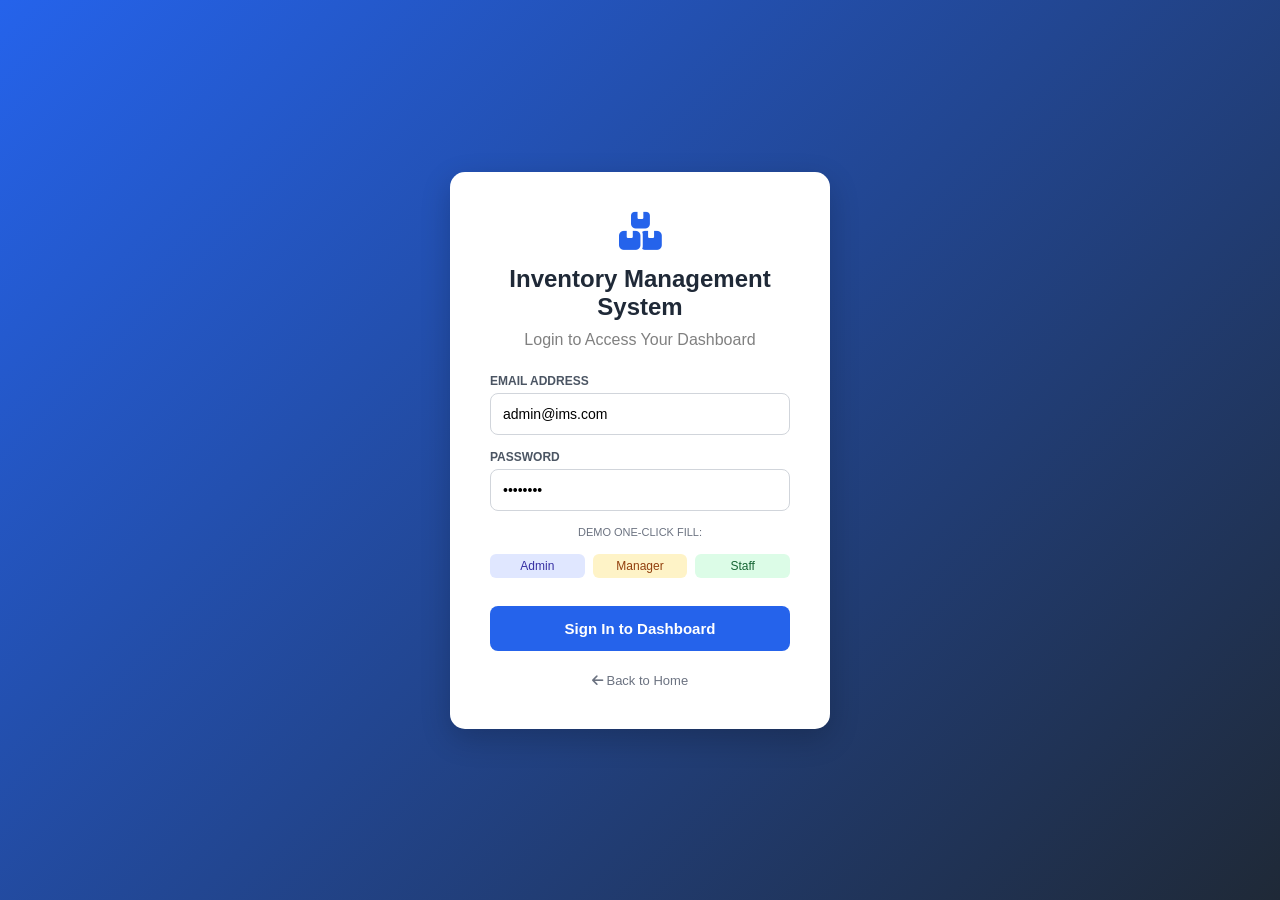
<file: src/main/resources/static/products.html>
<!DOCTYPE html>
<html lang="en">
<head>
    <meta charset="UTF-8">
    <meta name="viewport" content="width=device-width, initial-scale=1.0">
    <title>Products | Inventory Management System</title>

    <link rel="stylesheet" href="css/dashboard.css">
    <link rel="stylesheet" href="css/products.css">
    <link rel="stylesheet" href="css/table.css">
    <link rel="stylesheet" href="css/responsive.css">
    <link rel="stylesheet"
    href="https://cdnjs.cloudflare.com/ajax/libs/font-awesome/6.7.1/css/all.min.css">
</head>
<body>

<div class="container">

    <!-- Sidebar -->
    <aside class="sidebar">
        <h2>📦 INVENTORY SYSTEM</h2>

        <ul>
            <li><a href="dashboard.html"><i class="fa-solid fa-house"></i> Dashboard</a></li>
            <li class="active"><a href="products.html"><i class="fa-solid fa-box"></i> Products</a></li>
            <li><a href="categories.html"><i class="fa-solid fa-layer-group"></i> Categories</a></li>
            <li><a href="suppliers.html"><i class="fa-solid fa-truck"></i> Suppliers</a></li>
            <li><a href="customers.html"><i class="fa-solid fa-user-group"></i> Customers</a></li>
            <li><a href="sales.html"><i class="fa-solid fa-cart-shopping"></i> Sales & Invoices</a></li>
            <li><a href="purchases.html"><i class="fa-solid fa-dolly"></i> Purchase Orders</a></li>
            <li><a href="stock.html"><i class="fa-solid fa-warehouse"></i> Stock Movements</a></li>
            <li><a href="reports.html"><i class="fa-solid fa-chart-column"></i> Reports</a></li>
            <li><a href="settings.html"><i class="fa-solid fa-gear"></i> Settings</a></li>
            <li><a href="javascript:void(0)" onclick="logout()"><i class="fa-solid fa-right-from-bracket"></i> Logout</a></li>
        </ul>
    </aside>

    <!-- Main Content -->
    <main class="main">

        <header>
            <h1>Product Management</h1>
            <p>Add, edit, search and organize inventory products</p>
        </header>

        <!-- Product Form Card -->
        <div class="card" style="margin-bottom: 25px;">
            <h3 id="formTitle" style="margin-bottom: 15px; color:#1f2937;"><i class="fa-solid fa-plus-circle" style="color:#2563eb;"></i> Add New Product</h3>
            <form id="productForm">
                <input type="hidden" id="productId">

                <div class="product-form" style="grid-template-columns: repeat(auto-fit, minmax(200px, 1fr)); gap: 15px;">
                    <div>
                        <label style="display:block; font-size:12px; font-weight:bold; margin-bottom:5px; color:#4b5563;">PRODUCT NAME *</label>
                        <input id="name" type="text" placeholder="e.g. Dell Monitor 24''" required style="width:100%;">
                    </div>

                    <div>
                        <label style="display:block; font-size:12px; font-weight:bold; margin-bottom:5px; color:#4b5563;">SKU CODE</label>
                        <input id="sku" type="text" placeholder="e.g. SKU-MON-001" style="width:100%;">
                    </div>

                    <div>
                        <label style="display:block; font-size:12px; font-weight:bold; margin-bottom:5px; color:#4b5563;">CATEGORY *</label>
                        <select id="categorySelect" required style="width:100%; padding:12px; border:1px solid #ccc; border-radius:5px; background:white;">
                            <option value="">-- Select Category --</option>
                        </select>
                    </div>

                    <div>
                        <label style="display:block; font-size:12px; font-weight:bold; margin-bottom:5px; color:#4b5563;">SUPPLIER *</label>
                        <select id="supplierSelect" required style="width:100%; padding:12px; border:1px solid #ccc; border-radius:5px; background:white;">
                            <option value="">-- Select Supplier --</option>
                        </select>
                    </div>

                    <div>
                        <label style="display:block; font-size:12px; font-weight:bold; margin-bottom:5px; color:#4b5563;">PURCHASE PRICE (₹) *</label>
                        <input id="purchase" type="number" step="0.01" min="0" placeholder="0.00" required style="width:100%;">
                    </div>

                    <div>
                        <label style="display:block; font-size:12px; font-weight:bold; margin-bottom:5px; color:#4b5563;">SELLING PRICE (₹) *</label>
                        <input id="selling" type="number" step="0.01" min="0" placeholder="0.00" required style="width:100%;">
                    </div>

                    <div>
                        <label style="display:block; font-size:12px; font-weight:bold; margin-bottom:5px; color:#4b5563;">QUANTITY *</label>
                        <input id="qty" type="number" min="0" placeholder="Initial stock" required style="width:100%;">
                    </div>

                    <div>
                        <label style="display:block; font-size:12px; font-weight:bold; margin-bottom:5px; color:#4b5563;">MIN STOCK ALERT</label>
                        <input id="minStock" type="number" min="0" value="10" placeholder="Low stock threshold" style="width:100%;">
                    </div>

                    <div>
                        <label style="display:block; font-size:12px; font-weight:bold; margin-bottom:5px; color:#4b5563;">UNIT</label>
                        <input id="unit" type="text" value="pcs" placeholder="pcs, units, kg" style="width:100%;">
                    </div>
                </div>

                <div style="margin-top: 15px; display: flex; gap: 10px;">
                    <button id="saveBtn" type="submit" style="padding:12px 24px; font-weight:bold;">
                        <i class="fa-solid fa-check"></i> <span id="saveBtnText">Save Product</span>
                    </button>
                    <button id="cancelBtn" type="button" style="display:none; background:#6b7280; padding:12px 20px;" onclick="cancelEdit()">
                        Cancel
                    </button>
                </div>
            </form>
        </div>

        <!-- Filter & Search Controls -->
        <div style="display: flex; gap: 15px; margin-bottom: 20px; flex-wrap: wrap; align-items: center;">
            <div style="flex: 1; min-width: 250px;">
                <input id="search" type="text" placeholder="🔍 Search product name or SKU..." style="width:100%; padding:12px; border:1px solid #ccc; border-radius:6px;">
            </div>

            <div style="width: 220px;">
                <select id="filterCategory" style="width:100%; padding:12px; border:1px solid #ccc; border-radius:6px; background:white;">
                    <option value="">All Categories</option>
                </select>
            </div>
        </div>

        <!-- Products Table -->
        <div class="card" style="padding: 0; overflow-x: auto;">
            <table>
                <thead>
                    <tr>
                        <th>SKU</th>
                        <th>Name</th>
                        <th>Category</th>
                        <th>Supplier</th>
                        <th>Purchase</th>
                        <th>Selling</th>
                        <th>Profit</th>
                        <th>Qty</th>
                        <th>Status</th>
                        <th>Action</th>
                    </tr>
                </thead>
                <tbody id="productTable">
                    <tr>
                        <td colspan="10" style="text-align:center; padding:25px; color:#6b7280;">Loading products from server...</td>
                    </tr>
                </tbody>
            </table>
        </div>

    </main>

</div>

<script src="js/api.js"></script>
<script src="js/auth.js"></script>
<script src="js/products.js"></script>
</body>
</html>
</file>
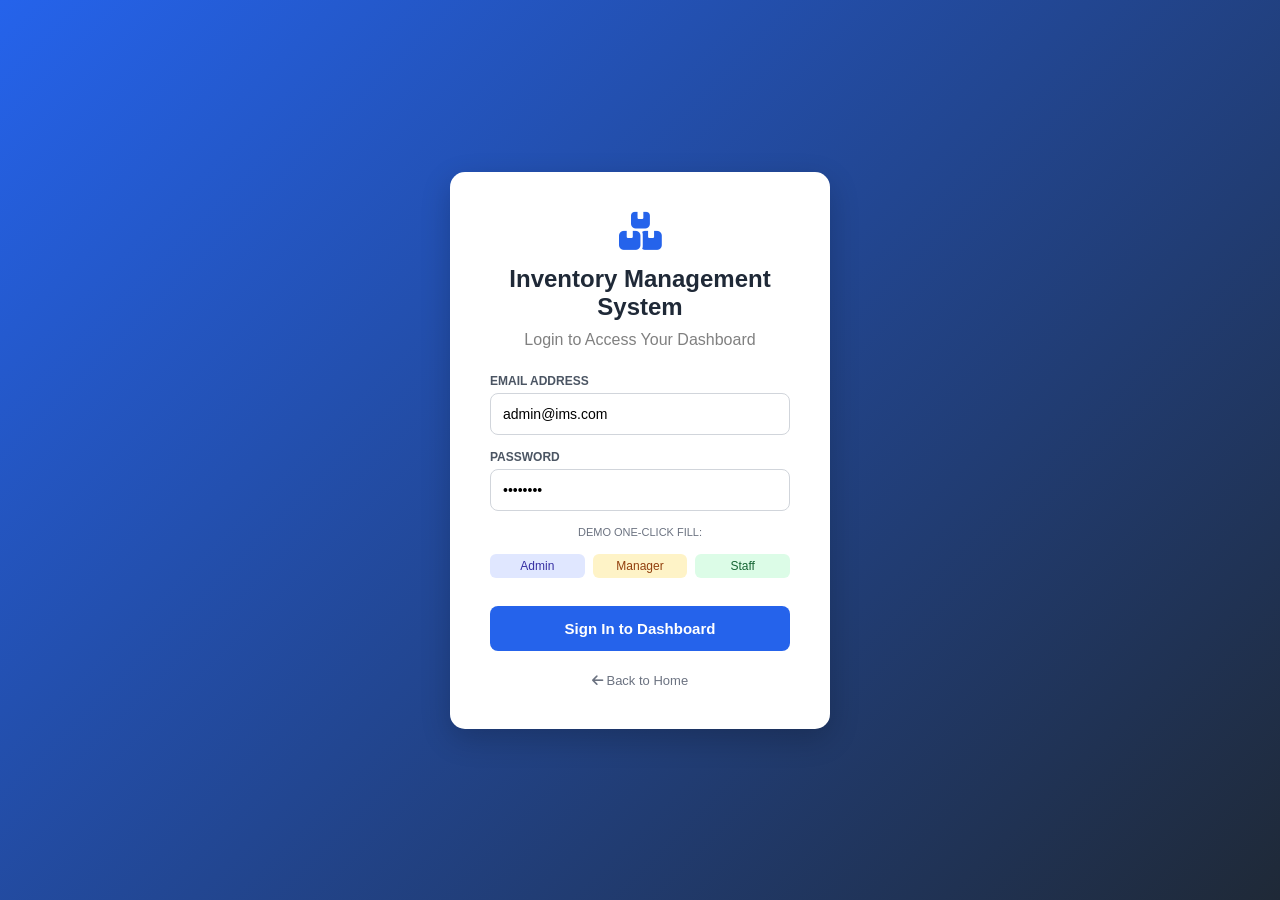
<file: src/main/resources/static/purchases.html>
<!DOCTYPE html>
<html lang="en">
<head>
    <meta charset="UTF-8">
    <meta name="viewport" content="width=device-width, initial-scale=1.0">
    <title>Purchase Orders | Inventory Management System</title>

    <link rel="stylesheet" href="css/dashboard.css">
    <link rel="stylesheet" href="css/table.css">
    <link rel="stylesheet" href="css/responsive.css">
    <link rel="stylesheet"
    href="https://cdnjs.cloudflare.com/ajax/libs/font-awesome/6.7.1/css/all.min.css">
</head>
<body>

<div class="container">

    <aside class="sidebar">
        <h2>📦 INVENTORY SYSTEM</h2>

        <ul>
            <li><a href="dashboard.html"><i class="fa-solid fa-house"></i> Dashboard</a></li>
            <li><a href="products.html"><i class="fa-solid fa-box"></i> Products</a></li>
            <li><a href="categories.html"><i class="fa-solid fa-layer-group"></i> Categories</a></li>
            <li><a href="suppliers.html"><i class="fa-solid fa-truck"></i> Suppliers</a></li>
            <li><a href="customers.html"><i class="fa-solid fa-user-group"></i> Customers</a></li>
            <li><a href="sales.html"><i class="fa-solid fa-cart-shopping"></i> Sales & Invoices</a></li>
            <li class="active"><a href="purchases.html"><i class="fa-solid fa-dolly"></i> Purchase Orders</a></li>
            <li><a href="stock.html"><i class="fa-solid fa-warehouse"></i> Stock Movements</a></li>
            <li><a href="reports.html"><i class="fa-solid fa-chart-column"></i> Reports</a></li>
            <li><a href="settings.html"><i class="fa-solid fa-gear"></i> Settings</a></li>
            <li><a href="javascript:void(0)" onclick="logout()"><i class="fa-solid fa-right-from-bracket"></i> Logout</a></li>
        </ul>
    </aside>

    <main class="main">

        <header>
            <h1>Purchase Orders & Stock Replenishment</h1>
            <p>Order inventory from suppliers and receive shipments to automatically increase stock</p>
        </header>

        <!-- New PO Card -->
        <div class="card" style="margin-bottom: 25px;">
            <h3 style="margin-bottom: 15px; color:#1f2937;"><i class="fa-solid fa-cart-flatbed" style="color:#2563eb;"></i> Create Purchase Order</h3>

            <div style="margin-bottom: 18px; max-width: 400px;">
                <label style="display:block; font-size:12px; font-weight:bold; margin-bottom:5px; color:#4b5563;">SELECT SUPPLIER *</label>
                <select id="poSupplierSelect" required style="width:100%; padding:12px; border:1px solid #ccc; border-radius:6px; background:white;">
                    <option value="">-- Choose Vendor / Supplier --</option>
                </select>
            </div>

            <!-- Add PO Item Row -->
            <div style="background:#f8fafc; padding:15px; border-radius:8px; border:1px solid #e2e8f0; margin-bottom: 15px;">
                <h4 style="margin-bottom: 10px; color:#374151; font-size:13px;">ADD PRODUCTS TO PURCHASE ORDER:</h4>
                <div style="display: grid; grid-template-columns: 3fr 1fr 1fr auto; gap: 12px; align-items: end;">
                    <div>
                        <label style="display:block; font-size:11px; font-weight:bold; margin-bottom:4px; color:#6b7280;">PRODUCT</label>
                        <select id="poProductSelect" style="width:100%; padding:10px; border:1px solid #ccc; border-radius:5px; background:white;">
                            <option value="">-- Select Product --</option>
                        </select>
                    </div>
                    <div>
                        <label style="display:block; font-size:11px; font-weight:bold; margin-bottom:4px; color:#6b7280;">UNIT COST (₹)</label>
                        <input id="poItemCost" type="number" step="0.01" min="0" placeholder="0.00" style="width:100%; padding:10px; border:1px solid #ccc; border-radius:5px;">
                    </div>
                    <div>
                        <label style="display:block; font-size:11px; font-weight:bold; margin-bottom:4px; color:#6b7280;">QUANTITY</label>
                        <input id="poItemQty" type="number" min="1" value="10" style="width:100%; padding:10px; border:1px solid #ccc; border-radius:5px;">
                    </div>
                    <div>
                        <button type="button" id="addPoItemBtn" style="padding:10px 18px; background:#2563eb; color:white; border:none; border-radius:5px; cursor:pointer;">
                            <i class="fa-solid fa-plus"></i> Add Item
                        </button>
                    </div>
                </div>
            </div>

            <!-- PO Items Table -->
            <table style="margin-bottom: 15px;">
                <thead>
                    <tr>
                        <th>Product</th>
                        <th style="width:130px;">Unit Cost</th>
                        <th style="width:100px;">Quantity</th>
                        <th style="width:140px;">Subtotal</th>
                        <th style="width:80px;">Action</th>
                    </tr>
                </thead>
                <tbody id="poCartTable">
                    <tr>
                        <td colspan="5" style="text-align:center; padding:15px; color:#9ca3af;">No products in order batch.</td>
                    </tr>
                </tbody>
            </table>

            <div style="display: flex; justify-content: space-between; align-items: center; border-top: 1px solid #e5e7eb; padding-top: 15px;">
                <div>
                    <span style="font-size: 15px; color: #4b5563;">Total Order Cost:</span>
                    <strong id="poGrandTotal" style="font-size: 22px; color: #2563eb; margin-left: 10px;">₹0.00</strong>
                </div>
                <button type="button" id="submitPoBtn" style="padding: 12px 28px; background: #2563eb; font-size: 15px; font-weight: bold;">
                    <i class="fa-solid fa-paper-plane"></i> Place Purchase Order
                </button>
            </div>
        </div>

        <!-- PO History Table -->
        <div class="card" style="padding: 0; overflow-x: auto;">
            <div style="padding: 15px 20px; border-bottom: 1px solid #e5e7eb;">
                <h3 style="color:#1f2937;"><i class="fa-solid fa-list-check" style="color:#2563eb;"></i> Purchase Order Records</h3>
            </div>
            <table>
                <thead>
                    <tr>
                        <th>Order #</th>
                        <th>Supplier</th>
                        <th>Items Count</th>
                        <th>Total Cost</th>
                        <th>Order Date</th>
                        <th>Status</th>
                        <th>Actions</th>
                    </tr>
                </thead>
                <tbody id="poTable">
                    <tr>
                        <td colspan="7" style="text-align:center; padding:20px; color:#6b7280;">Loading purchase orders...</td>
                    </tr>
                </tbody>
            </table>
        </div>

    </main>

</div>

<script src="js/api.js"></script>
<script src="js/auth.js"></script>
<script src="js/purchases.js"></script>
</body>
</html>
</file>
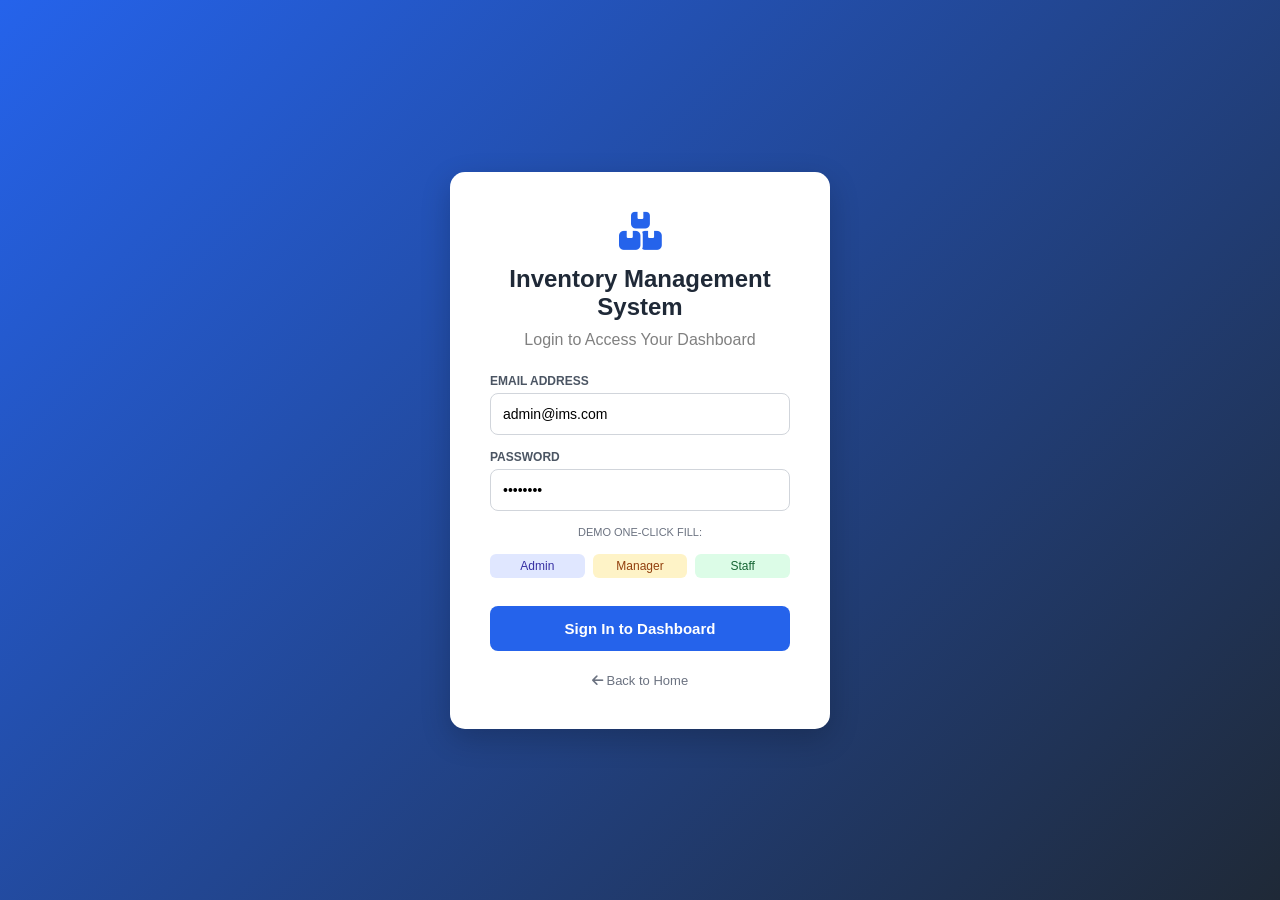
<file: src/main/resources/static/sales.html>
<!DOCTYPE html>
<html lang="en">
<head>
    <meta charset="UTF-8">
    <meta name="viewport" content="width=device-width, initial-scale=1.0">
    <title>Sales & Invoicing | Inventory Management System</title>

    <link rel="stylesheet" href="css/dashboard.css">
    <link rel="stylesheet" href="css/table.css">
    <link rel="stylesheet" href="css/responsive.css">
    <link rel="stylesheet"
    href="https://cdnjs.cloudflare.com/ajax/libs/font-awesome/6.7.1/css/all.min.css">
    <style>
        .modal {
            display: none;
            position: fixed;
            z-index: 1000;
            left: 0;
            top: 0;
            width: 100%;
            height: 100%;
            background-color: rgba(0,0,0,0.5);
            overflow-y: auto;
        }
        .modal-content {
            background-color: white;
            margin: 5% auto;
            padding: 30px;
            border-radius: 10px;
            max-width: 650px;
            box-shadow: 0 10px 30px rgba(0,0,0,0.25);
        }
        @media print {
            body * { visibility: hidden; }
            #printableInvoice, #printableInvoice * { visibility: visible; }
            #printableInvoice { position: absolute; left: 0; top: 0; width: 100%; }
            .no-print { display: none !important; }
        }
    </style>
</head>
<body>

<div class="container">

    <aside class="sidebar">
        <h2>📦 INVENTORY SYSTEM</h2>

        <ul>
            <li><a href="dashboard.html"><i class="fa-solid fa-house"></i> Dashboard</a></li>
            <li><a href="products.html"><i class="fa-solid fa-box"></i> Products</a></li>
            <li><a href="categories.html"><i class="fa-solid fa-layer-group"></i> Categories</a></li>
            <li><a href="suppliers.html"><i class="fa-solid fa-truck"></i> Suppliers</a></li>
            <li><a href="customers.html"><i class="fa-solid fa-user-group"></i> Customers</a></li>
            <li class="active"><a href="sales.html"><i class="fa-solid fa-cart-shopping"></i> Sales & Invoices</a></li>
            <li><a href="purchases.html"><i class="fa-solid fa-dolly"></i> Purchase Orders</a></li>
            <li><a href="stock.html"><i class="fa-solid fa-warehouse"></i> Stock Movements</a></li>
            <li><a href="reports.html"><i class="fa-solid fa-chart-column"></i> Reports</a></li>
            <li><a href="settings.html"><i class="fa-solid fa-gear"></i> Settings</a></li>
            <li><a href="javascript:void(0)" onclick="logout()"><i class="fa-solid fa-right-from-bracket"></i> Logout</a></li>
        </ul>
    </aside>

    <main class="main">

        <header>
            <h1>Sales & Invoicing</h1>
            <p>Process customer orders, verify inventory availability and generate invoices</p>
        </header>

        <!-- New Sale Creator Card -->
        <div class="card" style="margin-bottom: 25px;">
            <h3 style="margin-bottom: 15px; color:#1f2937;"><i class="fa-solid fa-cash-register" style="color:#2563eb;"></i> Create New Sale Order</h3>
            
            <div style="display: flex; gap: 15px; margin-bottom: 20px; flex-wrap: wrap;">
                <div style="flex: 1; min-width: 250px;">
                    <label style="display:block; font-size:12px; font-weight:bold; margin-bottom:5px; color:#4b5563;">CUSTOMER (OPTIONAL)</label>
                    <select id="saleCustomerSelect" style="width:100%; padding:12px; border:1px solid #ccc; border-radius:6px; background:white;">
                        <option value="">Walk-in Retail Customer</option>
                    </select>
                </div>
            </div>

            <!-- Add Item Row -->
            <div style="background:#f8fafc; padding:15px; border-radius:8px; border:1px solid #e2e8f0; margin-bottom: 15px;">
                <h4 style="margin-bottom: 10px; color:#374151; font-size:13px;">ADD PRODUCTS TO SALE:</h4>
                <div style="display: grid; grid-template-columns: 3fr 1fr 1fr auto; gap: 12px; align-items: end;">
                    <div>
                        <label style="display:block; font-size:11px; font-weight:bold; margin-bottom:4px; color:#6b7280;">SELECT PRODUCT</label>
                        <select id="productSelect" style="width:100%; padding:10px; border:1px solid #ccc; border-radius:5px; background:white;">
                            <option value="">-- Choose in-stock product --</option>
                        </select>
                    </div>
                    <div>
                        <label style="display:block; font-size:11px; font-weight:bold; margin-bottom:4px; color:#6b7280;">UNIT PRICE (₹)</label>
                        <input id="itemPrice" type="text" readonly style="width:100%; padding:10px; background:#f1f5f9; border:1px solid #cbd5e1; border-radius:5px;">
                    </div>
                    <div>
                        <label style="display:block; font-size:11px; font-weight:bold; margin-bottom:4px; color:#6b7280;">QTY (<span id="availableStock">0</span> avail)</label>
                        <input id="itemQty" type="number" min="1" value="1" style="width:100%; padding:10px; border:1px solid #ccc; border-radius:5px;">
                    </div>
                    <div>
                        <button type="button" id="addItemBtn" style="padding:10px 18px; background:#2563eb; color:white; border:none; border-radius:5px; cursor:pointer;">
                            <i class="fa-solid fa-plus"></i> Add
                        </button>
                    </div>
                </div>
            </div>

            <!-- Cart Table -->
            <table style="margin-bottom: 15px;">
                <thead>
                    <tr>
                        <th>Product</th>
                        <th style="width:120px;">Unit Price</th>
                        <th style="width:90px;">Quantity</th>
                        <th style="width:140px;">Subtotal</th>
                        <th style="width:80px;">Action</th>
                    </tr>
                </thead>
                <tbody id="cartTable">
                    <tr>
                        <td colspan="5" style="text-align:center; padding:15px; color:#9ca3af;">No products added to current sale order.</td>
                    </tr>
                </tbody>
            </table>

            <!-- Cart Summary & Submit -->
            <div style="display: flex; justify-content: space-between; align-items: center; border-top: 1px solid #e5e7eb; padding-top: 15px;">
                <div>
                    <span style="font-size: 15px; color: #4b5563;">Grand Total:</span>
                    <strong id="grandTotal" style="font-size: 22px; color: #16a34a; margin-left: 10px;">₹0.00</strong>
                </div>
                <button type="button" id="completeSaleBtn" style="padding: 12px 28px; background: #16a34a; font-size: 15px; font-weight: bold;">
                    <i class="fa-solid fa-check-circle"></i> Complete Sale & Generate Invoice
                </button>
            </div>
        </div>

        <!-- Sales History Table -->
        <div class="card" style="padding: 0; overflow-x: auto;">
            <div style="padding: 15px 20px; border-bottom: 1px solid #e5e7eb;">
                <h3 style="color:#1f2937;"><i class="fa-solid fa-clock-rotate-left" style="color:#2563eb;"></i> Sales History & Invoices</h3>
            </div>
            <table>
                <thead>
                    <tr>
                        <th>Invoice #</th>
                        <th>Customer</th>
                        <th>Items Count</th>
                        <th>Total Amount</th>
                        <th>Sale Date</th>
                        <th>Status</th>
                        <th>Actions</th>
                    </tr>
                </thead>
                <tbody id="salesTable">
                    <tr>
                        <td colspan="7" style="text-align:center; padding:20px; color:#6b7280;">Loading sales...</td>
                    </tr>
                </tbody>
            </table>
        </div>

    </main>

</div>

<!-- Printable Invoice Modal -->
<div id="invoiceModal" class="modal">
    <div class="modal-content">
        <div class="no-print" style="display:flex; justify-content:space-between; margin-bottom:15px;">
            <button onclick="window.print()" style="background:#2563eb; color:white; border:none; padding:8px 16px; border-radius:6px; cursor:pointer;"><i class="fa-solid fa-print"></i> Print Invoice</button>
            <button onclick="closeInvoiceModal()" style="background:#6b7280; color:white; border:none; padding:8px 16px; border-radius:6px; cursor:pointer;">Close</button>
        </div>

        <div id="printableInvoice">
            <!-- Rendered by JS -->
        </div>
    </div>
</div>

<script src="js/api.js"></script>
<script src="js/auth.js"></script>
<script src="js/sales.js"></script>
</body>
</html>
</file>
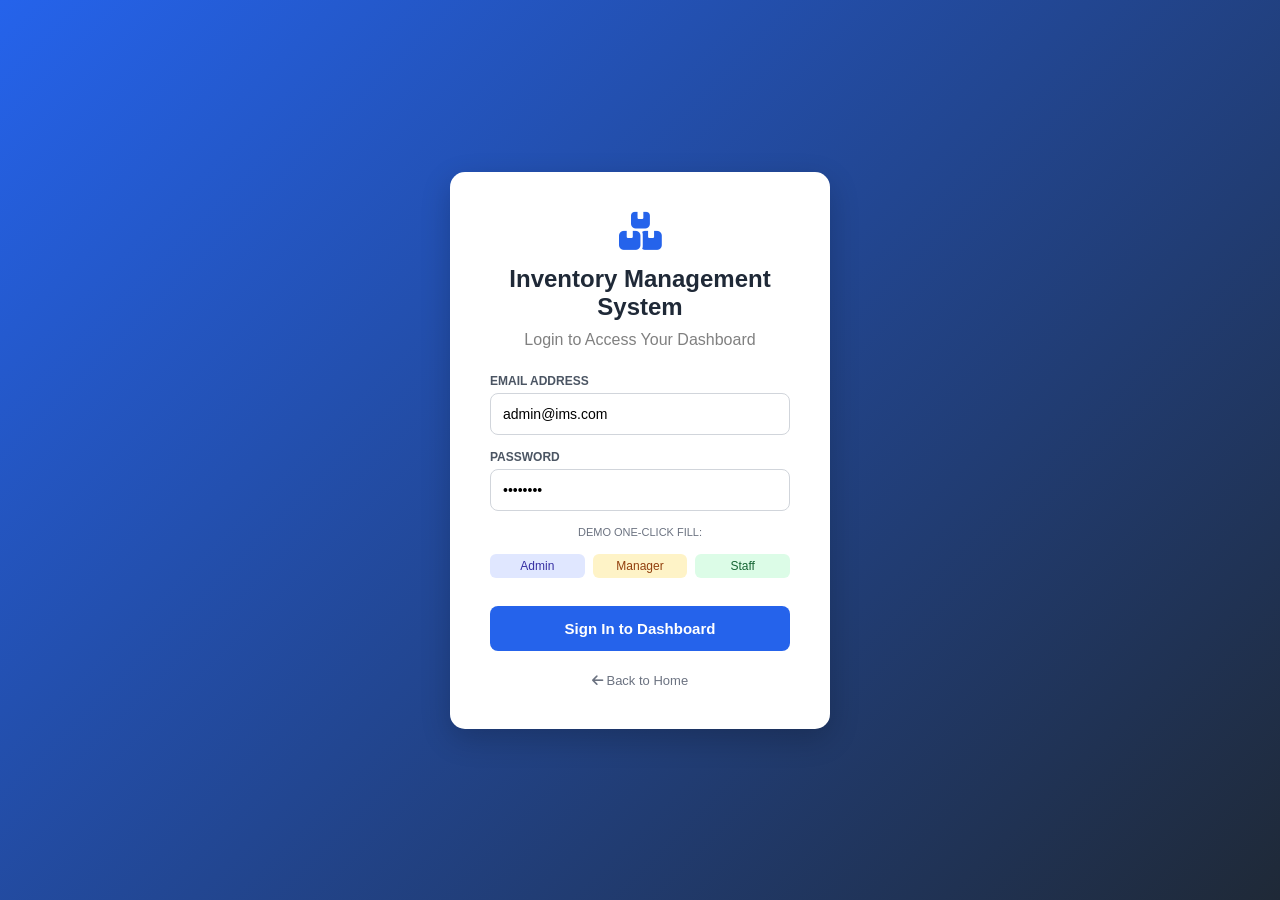
<file: src/main/resources/static/settings.html>
<!DOCTYPE html>
<html lang="en">
<head>
    <meta charset="UTF-8">
    <meta name="viewport" content="width=device-width, initial-scale=1.0">
    <title>Settings | Inventory Management System</title>

    <link rel="stylesheet" href="css/dashboard.css">
    <link rel="stylesheet" href="css/table.css">
    <link rel="stylesheet" href="css/responsive.css">
    <link rel="stylesheet"
    href="https://cdnjs.cloudflare.com/ajax/libs/font-awesome/6.7.1/css/all.min.css">
</head>
<body>

<div class="container">

    <aside class="sidebar">
        <h2>📦 INVENTORY SYSTEM</h2>

        <ul>
            <li><a href="dashboard.html"><i class="fa-solid fa-house"></i> Dashboard</a></li>
            <li><a href="products.html"><i class="fa-solid fa-box"></i> Products</a></li>
            <li><a href="categories.html"><i class="fa-solid fa-layer-group"></i> Categories</a></li>
            <li><a href="suppliers.html"><i class="fa-solid fa-truck"></i> Suppliers</a></li>
            <li><a href="customers.html"><i class="fa-solid fa-user-group"></i> Customers</a></li>
            <li><a href="sales.html"><i class="fa-solid fa-cart-shopping"></i> Sales & Invoices</a></li>
            <li><a href="purchases.html"><i class="fa-solid fa-dolly"></i> Purchase Orders</a></li>
            <li><a href="stock.html"><i class="fa-solid fa-warehouse"></i> Stock Movements</a></li>
            <li><a href="reports.html"><i class="fa-solid fa-chart-column"></i> Reports</a></li>
            <li class="active"><a href="settings.html"><i class="fa-solid fa-gear"></i> Settings</a></li>
            <li><a href="javascript:void(0)" onclick="logout()"><i class="fa-solid fa-right-from-bracket"></i> Logout</a></li>
        </ul>
    </aside>

    <main class="main">

        <header>
            <h1>Application & User Settings</h1>
            <p>Manage session credentials, interface theme and system configuration</p>
        </header>

        <div style="display:grid; grid-template-columns: 1fr 1fr; gap: 20px;">
            <!-- Profile Card -->
            <div class="card">
                <h3 style="margin-bottom: 20px; color:#1f2937;"><i class="fa-solid fa-id-badge" style="color:#2563eb;"></i> User Account Details</h3>

                <div style="margin-bottom: 15px;">
                    <span style="font-size:12px; color:#6b7280; font-weight:bold; display:block;">FULL NAME</span>
                    <strong id="profileName" style="font-size:16px; color:#1f2937;">Loading...</strong>
                </div>

                <div style="margin-bottom: 15px;">
                    <span style="font-size:12px; color:#6b7280; font-weight:bold; display:block;">EMAIL ADDRESS</span>
                    <strong id="profileEmail" style="font-size:15px; color:#1f2937;">Loading...</strong>
                </div>

                <div style="margin-bottom: 25px;">
                    <span style="font-size:12px; color:#6b7280; font-weight:bold; display:block;">SECURITY ROLE</span>
                    <span id="profileRole" style="display:inline-block; margin-top:4px; background:#e0e7ff; color:#3730a3; padding:4px 12px; border-radius:12px; font-size:13px; font-weight:bold;">STAFF</span>
                </div>

                <hr style="border:0; border-top:1px solid #e5e7eb; margin-bottom:20px;">

                <div style="display:flex; gap:10px;">
                    <button id="themeBtn" style="padding:10px 18px; background:#4b5563; font-size:14px;">
                        🌙 Enable Dark Mode
                    </button>

                    <button onclick="logout()" style="padding:10px 18px; background:#dc2626; font-size:14px;">
                        <i class="fa-solid fa-right-from-bracket"></i> Logout
                    </button>
                </div>
            </div>

            <!-- System Info Card -->
            <div class="card">
                <h3 style="margin-bottom: 20px; color:#1f2937;"><i class="fa-solid fa-server" style="color:#2563eb;"></i> System Architecture</h3>

                <div style="display:flex; flex-direction:column; gap:12px; font-size:14px;">
                    <div style="display:flex; justify-content:space-between; border-bottom:1px solid #f1f5f9; padding-bottom:6px;">
                        <span style="color:#6b7280;">Backend:</span>
                        <strong>Java 21 / Spring Boot 3.2</strong>
                    </div>

                    <div style="display:flex; justify-content:space-between; border-bottom:1px solid #f1f5f9; padding-bottom:6px;">
                        <span style="color:#6b7280;">Database:</span>
                        <strong>MySQL 8 (Hibernate JPA)</strong>
                    </div>

                    <div style="display:flex; justify-content:space-between; border-bottom:1px solid #f1f5f9; padding-bottom:6px;">
                        <span style="color:#6b7280;">Security:</span>
                        <strong>Spring Security 6 (JWT / BCrypt)</strong>
                    </div>

                    <div style="display:flex; justify-content:space-between; border-bottom:1px solid #f1f5f9; padding-bottom:6px;">
                        <span style="color:#6b7280;">Frontend:</span>
                        <strong>Pure HTML5 / CSS3 / JavaScript (Fetch API)</strong>
                    </div>

                    <div style="display:flex; justify-content:space-between; border-bottom:1px solid #f1f5f9; padding-bottom:6px;">
                        <span style="color:#6b7280;">Session Expiration:</span>
                        <strong>24 Hours (Stateless Bearer JWT)</strong>
                    </div>
                </div>
            </div>
        </div>

    </main>

</div>

<script src="js/api.js"></script>
<script src="js/auth.js"></script>
<script src="js/settings.js"></script>
</body>
</html>
</file>
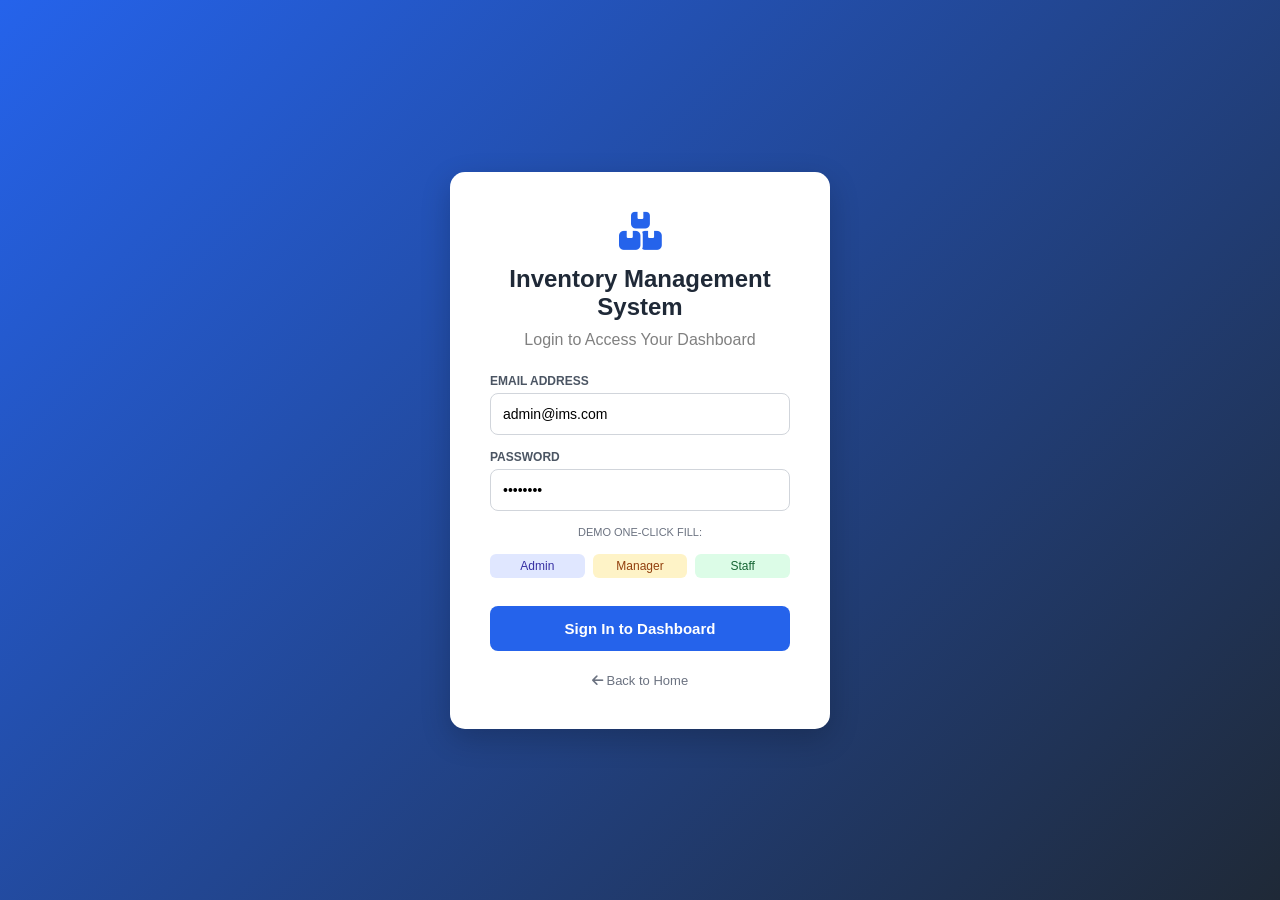
<file: src/main/resources/static/stock.html>
<!DOCTYPE html>
<html lang="en">
<head>
    <meta charset="UTF-8">
    <meta name="viewport" content="width=device-width, initial-scale=1.0">
    <title>Stock Management | Inventory Management System</title>

    <link rel="stylesheet" href="css/dashboard.css">
    <link rel="stylesheet" href="css/table.css">
    <link rel="stylesheet" href="css/responsive.css">
    <link rel="stylesheet"
    href="https://cdnjs.cloudflare.com/ajax/libs/font-awesome/6.7.1/css/all.min.css">
</head>
<body>

<div class="container">

    <aside class="sidebar">
        <h2>📦 INVENTORY SYSTEM</h2>

        <ul>
            <li><a href="dashboard.html"><i class="fa-solid fa-house"></i> Dashboard</a></li>
            <li><a href="products.html"><i class="fa-solid fa-box"></i> Products</a></li>
            <li><a href="categories.html"><i class="fa-solid fa-layer-group"></i> Categories</a></li>
            <li><a href="suppliers.html"><i class="fa-solid fa-truck"></i> Suppliers</a></li>
            <li><a href="customers.html"><i class="fa-solid fa-user-group"></i> Customers</a></li>
            <li><a href="sales.html"><i class="fa-solid fa-cart-shopping"></i> Sales & Invoices</a></li>
            <li><a href="purchases.html"><i class="fa-solid fa-dolly"></i> Purchase Orders</a></li>
            <li class="active"><a href="stock.html"><i class="fa-solid fa-warehouse"></i> Stock Movements</a></li>
            <li><a href="reports.html"><i class="fa-solid fa-chart-column"></i> Reports</a></li>
            <li><a href="settings.html"><i class="fa-solid fa-gear"></i> Settings</a></li>
            <li><a href="javascript:void(0)" onclick="logout()"><i class="fa-solid fa-right-from-bracket"></i> Logout</a></li>
        </ul>
    </aside>

    <main class="main">

        <header>
            <h1>Stock & Inventory Tracking</h1>
            <p>Real-time inventory levels, low stock alerts, and audit trail of stock movements</p>
        </header>

        <!-- Filter Pills -->
        <div style="display:flex; gap:10px; margin-bottom: 20px;">
            <button class="filter-pill active" onclick="filterStock('ALL')" style="padding:8px 16px; border-radius:20px; border:1px solid #2563eb; background:#2563eb; color:white; cursor:pointer;">All Products</button>
            <button class="filter-pill" onclick="filterStock('LOW')" style="padding:8px 16px; border-radius:20px; border:1px solid #d97706; background:#fef3c7; color:#92400e; cursor:pointer;"><i class="fa-solid fa-triangle-exclamation"></i> Low Stock</button>
            <button class="filter-pill" onclick="filterStock('OUT')" style="padding:8px 16px; border-radius:20px; border:1px solid #dc2626; background:#fee2e2; color:#b91c1c; cursor:pointer;"><i class="fa-solid fa-circle-xmark"></i> Out of Stock</button>
        </div>

        <!-- Stock Levels Table -->
        <div class="card" style="padding: 0; overflow-x: auto; margin-bottom: 30px;">
            <div style="padding: 15px 20px; border-bottom: 1px solid #e5e7eb;">
                <h3 style="color:#1f2937;"><i class="fa-solid fa-cubes" style="color:#2563eb;"></i> Live Inventory Stock Status</h3>
            </div>
            <table>
                <thead>
                    <tr>
                        <th>SKU</th>
                        <th>Product Name</th>
                        <th>Category</th>
                        <th>Available Quantity</th>
                        <th>Min. Stock Level</th>
                        <th>Unit</th>
                        <th>Status</th>
                    </tr>
                </thead>
                <tbody id="stockTable">
                    <tr>
                        <td colspan="7" style="text-align:center; padding:20px; color:#6b7280;">Loading inventory levels...</td>
                    </tr>
                </tbody>
            </table>
        </div>

        <!-- Stock Movements History Table -->
        <div class="card" style="padding: 0; overflow-x: auto;">
            <div style="padding: 15px 20px; border-bottom: 1px solid #e5e7eb;">
                <h3 style="color:#1f2937;"><i class="fa-solid fa-timeline" style="color:#2563eb;"></i> Stock Movement History (Audit Log)</h3>
            </div>
            <table>
                <thead>
                    <tr>
                        <th>Movement ID</th>
                        <th>Product Name</th>
                        <th>Type</th>
                        <th>Quantity Change</th>
                        <th>Reference (Invoice / PO)</th>
                        <th>Timestamp</th>
                        <th>Logged By</th>
                    </tr>
                </thead>
                <tbody id="movementsTable">
                    <tr>
                        <td colspan="7" style="text-align:center; padding:20px; color:#6b7280;">Loading stock movement audit log...</td>
                    </tr>
                </tbody>
            </table>
        </div>

    </main>

</div>

<script src="js/api.js"></script>
<script src="js/auth.js"></script>
<script src="js/stock.js"></script>
</body>
</html>
</file>
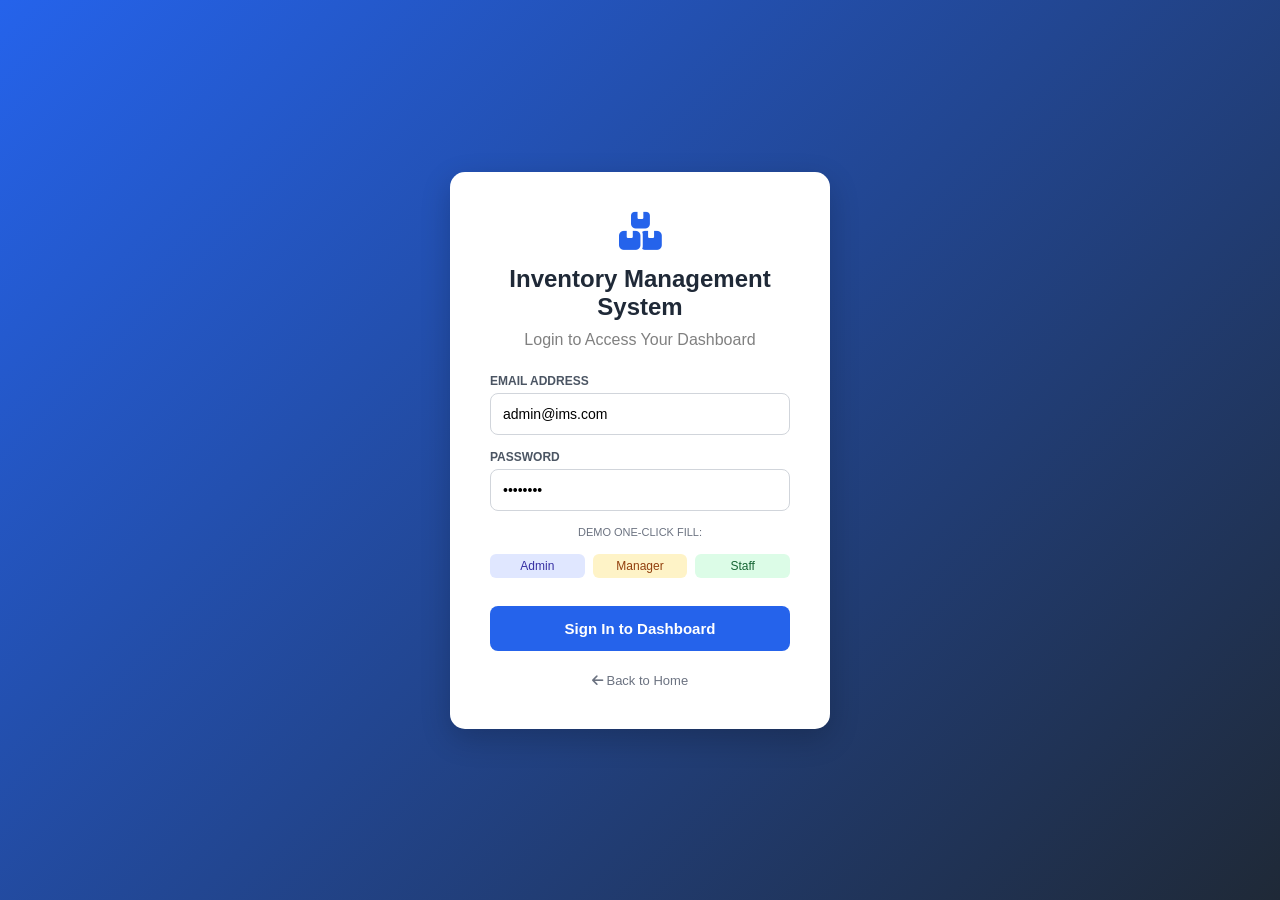
<file: src/main/resources/static/suppliers.html>
<!DOCTYPE html>
<html lang="en">
<head>
    <meta charset="UTF-8">
    <meta name="viewport" content="width=device-width, initial-scale=1.0">
    <title>Suppliers | Inventory Management System</title>

    <link rel="stylesheet" href="css/dashboard.css">
    <link rel="stylesheet" href="css/table.css">
    <link rel="stylesheet" href="css/responsive.css">
    <link rel="stylesheet"
    href="https://cdnjs.cloudflare.com/ajax/libs/font-awesome/6.7.1/css/all.min.css">
</head>
<body>

<div class="container">

    <aside class="sidebar">
        <h2>📦 INVENTORY SYSTEM</h2>

        <ul>
            <li><a href="dashboard.html"><i class="fa-solid fa-house"></i> Dashboard</a></li>
            <li><a href="products.html"><i class="fa-solid fa-box"></i> Products</a></li>
            <li><a href="categories.html"><i class="fa-solid fa-layer-group"></i> Categories</a></li>
            <li class="active"><a href="suppliers.html"><i class="fa-solid fa-truck"></i> Suppliers</a></li>
            <li><a href="customers.html"><i class="fa-solid fa-user-group"></i> Customers</a></li>
            <li><a href="sales.html"><i class="fa-solid fa-cart-shopping"></i> Sales & Invoices</a></li>
            <li><a href="purchases.html"><i class="fa-solid fa-dolly"></i> Purchase Orders</a></li>
            <li><a href="stock.html"><i class="fa-solid fa-warehouse"></i> Stock Movements</a></li>
            <li><a href="reports.html"><i class="fa-solid fa-chart-column"></i> Reports</a></li>
            <li><a href="settings.html"><i class="fa-solid fa-gear"></i> Settings</a></li>
            <li><a href="javascript:void(0)" onclick="logout()"><i class="fa-solid fa-right-from-bracket"></i> Logout</a></li>
        </ul>
    </aside>

    <main class="main">

        <header>
            <h1>Supplier Management</h1>
            <p>Maintain vendor profiles, contact details and supply sources</p>
        </header>

        <div class="card" style="margin-bottom: 25px;">
            <h3 id="formTitle" style="margin-bottom: 15px; color:#1f2937;"><i class="fa-solid fa-truck-ramp-box" style="color:#2563eb;"></i> Add New Supplier</h3>
            <form id="supplierForm">
                <div class="form" style="grid-template-columns: repeat(auto-fit, minmax(200px, 1fr)); gap: 12px;">
                    <div>
                        <label style="display:block; font-size:12px; font-weight:bold; margin-bottom:5px; color:#4b5563;">SUPPLIER NAME / COMPANY *</label>
                        <input type="text" id="supplierName" placeholder="e.g. TechDistro Global" required style="width:100%;">
                    </div>
                    <div>
                        <label style="display:block; font-size:12px; font-weight:bold; margin-bottom:5px; color:#4b5563;">EMAIL ADDRESS</label>
                        <input type="email" id="email" placeholder="vendor@domain.com" style="width:100%;">
                    </div>
                    <div>
                        <label style="display:block; font-size:12px; font-weight:bold; margin-bottom:5px; color:#4b5563;">PHONE NUMBER</label>
                        <input type="text" id="phone" placeholder="+1-555-0199" style="width:100%;">
                    </div>
                    <div>
                        <label style="display:block; font-size:12px; font-weight:bold; margin-bottom:5px; color:#4b5563;">OFFICE ADDRESS</label>
                        <input type="text" id="address" placeholder="City, State / HQ" style="width:100%;">
                    </div>
                </div>

                <div style="margin-top: 15px; display: flex; gap: 10px;">
                    <button type="submit" id="saveSupplier" style="padding:12px 20px;">
                        <i class="fa-solid fa-check"></i> <span id="saveBtnText">Add Supplier</span>
                    </button>
                    <button id="cancelSupplierBtn" type="button" style="display:none; background:#6b7280; padding:12px 18px;" onclick="cancelSupplierEdit()">
                        Cancel
                    </button>
                </div>
            </form>
        </div>

        <input
            type="text"
            id="searchSupplier"
            placeholder="🔍 Search supplier name or email..."
            style="width:320px; padding:12px; margin-bottom:20px; border:1px solid #ccc; border-radius:6px;">

        <div class="card" style="padding: 0; overflow-x: auto;">
            <table>
                <thead>
                    <tr>
                        <th style="width: 80px;">ID</th>
                        <th>Supplier / Company</th>
                        <th>Email</th>
                        <th>Phone</th>
                        <th>Address</th>
                        <th style="width: 160px;">Action</th>
                    </tr>
                </thead>
                <tbody id="supplierTable">
                    <tr>
                        <td colspan="6" style="text-align:center; padding:20px; color:#6b7280;">Loading suppliers...</td>
                    </tr>
                </tbody>
            </table>
        </div>

    </main>

</div>

<script src="js/api.js"></script>
<script src="js/auth.js"></script>
<script src="js/suppliers.js"></script>
</body>
</html>
</file>
<file: src/main/resources/static/css/style.css>
* {
    margin: 0;
    padding: 0;
    box-sizing: border-box;
    font-family: Arial, sans-serif;
}

html {
    scroll-behavior: smooth;
}

body {
    background-color: #f5f6f8;
    color: #1f2937;
}

/* Navbar */

.navbar {
    height: 75px;
    background-color: #1f2937;
    padding: 0 70px;

    display: flex;
    justify-content: space-between;
    align-items: center;
}

.logo {
    color: white;
    font-size: 20px;
    font-weight: bold;

    display: flex;
    align-items: center;
    gap: 10px;
}

.logo i {
    font-size: 24px;
    color: #60a5fa;
}

.navbar ul {
    display: flex;
    list-style: none;
    gap: 30px;
}

.navbar ul a {
    color: #d1d5db;
    text-decoration: none;
    font-size: 15px;
    transition: 0.3s;
}

.navbar ul a:hover,
.navbar ul a.active {
    color: white;
}

/* Hero */

.hero {
    min-height: 620px;
    padding: 70px 9%;

    display: flex;
    align-items: center;
    justify-content: space-between;
    gap: 80px;

    background-color: white;
}

.hero-content {
    width: 50%;
}

.welcome-text {
    color: #2563eb;
    font-size: 12px;
    font-weight: bold;
    letter-spacing: 1px;
    margin-bottom: 15px;
}

.hero h1 {
    font-size: 54px;
    line-height: 1.15;
    margin-bottom: 20px;
}

.hero h1 span {
    color: #2563eb;
}

.hero-description {
    max-width: 550px;
    font-size: 17px;
    line-height: 1.7;
    color: #6b7280;
}

.hero-buttons {
    margin-top: 30px;
    display: flex;
    gap: 15px;
}

.btn {
    padding: 14px 25px;
    border-radius: 5px;
    text-decoration: none;
    font-size: 15px;
    transition: 0.3s;
}

.primary-btn {
    background-color: #2563eb;
    color: white;
}

.primary-btn i {
    margin-left: 8px;
}

.primary-btn:hover {
    background-color: #1d4ed8;
}

.secondary-btn {
    color: #374151;
    border: 1px solid #d1d5db;
}

.secondary-btn:hover {
    background-color: #f3f4f6;
}

/* Hero Dashboard */

.hero-image {
    width: 50%;
}

.image-box {
    background-color: white;
    border: 1px solid #dfe3e8;
    border-radius: 8px;
    padding: 25px;

    box-shadow: 0 10px 30px rgba(0, 0, 0, 0.08);
}

.image-header {
    display: flex;
    justify-content: space-between;
    align-items: center;

    padding-bottom: 20px;
    border-bottom: 1px solid #e5e7eb;
}

.image-header p {
    font-weight: bold;
}

.dots {
    display: flex;
    gap: 5px;
}

.dots span {
    width: 9px;
    height: 9px;
    border-radius: 50%;
    background-color: #d1d5db;
}

.overview {
    display: grid;
    grid-template-columns: repeat(3, 1fr);
    gap: 12px;

    margin: 25px 0;
}

.overview-card {
    padding: 15px;
    background-color: #f8fafc;
    border-radius: 6px;
}

.overview-card i {
    color: #2563eb;
    font-size: 20px;
    margin-bottom: 12px;
}

.overview-card p {
    font-size: 11px;
    color: #6b7280;
}

.overview-card h2 {
    margin-top: 5px;
    font-size: 20px;
}

.recent-products {
    border-top: 1px solid #e5e7eb;
    padding-top: 20px;
}

.recent-products h3 {
    margin-bottom: 15px;
    font-size: 16px;
}

.product-row {
    display: flex;
    justify-content: space-between;

    padding: 12px 5px;
    border-bottom: 1px solid #f0f0f0;

    font-size: 13px;
    color: #4b5563;
}

.low-stock {
    color: #dc2626;
}

/* Features */

.features-section {
    padding: 80px 9%;
}

.section-title {
    text-align: center;
    margin-bottom: 45px;
}

.section-title p,
.about-small {
    color: #2563eb;
    font-size: 12px;
    font-weight: bold;
    letter-spacing: 1px;
}

.section-title h2 {
    font-size: 34px;
    margin: 12px 0;
}

.section-title span {
    color: #6b7280;
    font-size: 15px;
}

.features {
    display: grid;
    grid-template-columns: repeat(4, 1fr);
    gap: 20px;
}

.card {
    background-color: white;
    padding: 30px 25px;
    border: 1px solid #e5e7eb;
    border-radius: 8px;

    transition: 0.3s;
}

.card:hover {
    transform: translateY(-6px);
    box-shadow: 0 10px 25px rgba(0, 0, 0, 0.08);
}

.card i {
    color: #2563eb;
    font-size: 32px;
    margin-bottom: 20px;
}

.card h3 {
    margin-bottom: 12px;
    font-size: 18px;
}

.card p {
    color: #6b7280;
    font-size: 14px;
    line-height: 1.6;
}

/* About */

.about {
    background-color: white;
    padding: 90px 12%;

    display: flex;
    align-items: center;
    gap: 90px;
}

.about-left {
    width: 35%;
    height: 280px;

    display: flex;
    justify-content: center;
    align-items: center;

    background-color: #eff6ff;
    border-radius: 10px;
}

.about-left i {
    font-size: 100px;
    color: #2563eb;
}

.about-right {
    width: 65%;
}

.about-right h2 {
    font-size: 36px;
    margin: 15px 0;
}

.about-right > p {
    color: #6b7280;
    line-height: 1.7;
    max-width: 600px;
}

.about-right ul {
    list-style: none;
    margin: 25px 0;
}

.about-right li {
    margin: 13px 0;
    color: #374151;
}

.about-right li i {
    color: #16a34a;
    margin-right: 8px;
}

.about-btn {
    display: inline-block;
    padding: 13px 22px;

    background-color: #2563eb;
    color: white;

    text-decoration: none;
    border-radius: 5px;
}

.about-btn:hover {
    background-color: #1d4ed8;
}

/* Footer */

footer {
    background-color: #1f2937;
    color: #d1d5db;

    padding: 25px 9%;

    display: flex;
    justify-content: space-between;
    align-items: center;

    font-size: 13px;
}

footer div {
    color: white;
    font-weight: bold;
}

footer i {
    color: #60a5fa;
    margin-right: 8px;
}
</file>
<file: src/main/resources/static/css/responsive.css>
/* ===== Tablets ===== */
@media (max-width: 992px) {

.container{
    flex-direction:column;
}

.sidebar{
    width:100%;
    height:auto;
}

.cards{
    grid-template-columns:repeat(2,1fr);
}

.form{
    grid-template-columns:repeat(2,1fr);
}

table{
    font-size:14px;
}

}

/* ===== Mobile ===== */
@media (max-width:768px){

.navbar{
    flex-direction:column;
    gap:15px;
}

.navbar ul{
    flex-direction:column;
    width:100%;
    text-align:center;
}

.cards{
    grid-template-columns:1fr;
}

.form{
    grid-template-columns:1fr;
}

#search{
    width:100%;
}

.main{
    padding:15px;
}

table{
    display:block;
    overflow-x:auto;
    white-space:nowrap;
}

}

/* ===== Small Mobile ===== */

@media (max-width:480px){

.hero h1{
    font-size:32px;
}

.hero p{
    font-size:16px;
}

.sidebar h2{
    font-size:20px;
}

.card{
    padding:15px;
}

button{
    width:100%;
}

input{
    width:100%;
}

}
</file>
<file: src/main/resources/static/css/about.css>
* {
    margin: 0;
    padding: 0;
    box-sizing: border-box;

    font-family: Arial, sans-serif;
}

body {
    background: #f5f6f8;
    color: #1f2937;
}


/* ================= NAVBAR ================= */

.navbar {
    height: 75px;

    padding: 0 8%;

    background: #1f2937;

    display: flex;
    align-items: center;
    justify-content: space-between;
}

.logo {
    display: flex;
    align-items: center;
    gap: 10px;

    color: white;

    text-decoration: none;

    font-size: 19px;
    font-weight: bold;
}

.logo i {
    color: #60a5fa;

    font-size: 23px;
}

.nav-links {
    display: flex;
    align-items: center;

    gap: 28px;
}

.nav-links a {
    color: #d1d5db;

    text-decoration: none;

    font-size: 14px;

    transition: 0.3s;
}

.nav-links a:hover,
.nav-links a.active {
    color: white;
}

.login-btn {
    padding: 9px 18px;

    background: #2563eb;

    color: white !important;

    border-radius: 5px;
}


/* ================= HEADER ================= */

.about-header {
    background: white;

    text-align: center;

    padding: 75px 20px;

    border-bottom: 1px solid #e5e7eb;
}

.about-header > p:first-child {
    color: #2563eb;

    font-size: 12px;

    font-weight: bold;

    letter-spacing: 1.5px;
}

.about-header h1 {
    margin-top: 15px;

    font-size: 45px;

    line-height: 1.2;
}

.about-header h1 span {
    color: #2563eb;
}

.about-header p:last-child {
    max-width: 600px;

    margin: 18px auto 0;

    color: #6b7280;

    font-size: 16px;

    line-height: 1.7;
}


/* ================= MAIN ABOUT ================= */

.about-main {
    max-width: 1150px;

    margin: auto;

    padding: 90px 30px;

    display: grid;

    grid-template-columns: 40% 60%;

    align-items: center;

    gap: 70px;
}


/* Image */

.about-image {
    height: 350px;

    background: #eff6ff;

    border-radius: 10px;

    display: flex;

    align-items: center;

    justify-content: center;
}

.icon-box {
    width: 170px;
    height: 170px;

    background: #2563eb;

    color: white;

    display: flex;

    align-items: center;

    justify-content: center;

    border-radius: 10px;

    font-size: 75px;

    box-shadow: 12px 12px 0 #dbeafe;
}


/* Text */

.about-text .label {
    color: #2563eb;

    font-size: 12px;

    font-weight: bold;

    letter-spacing: 1.5px;
}

.about-text h2 {
    margin: 15px 0 20px;

    font-size: 38px;

    line-height: 1.2;
}

.about-text p:not(.label) {
    color: #6b7280;

    font-size: 15px;

    line-height: 1.8;

    margin-bottom: 15px;
}

.button {
    display: inline-flex;

    align-items: center;

    gap: 10px;

    margin-top: 15px;

    padding: 13px 22px;

    background: #2563eb;

    color: white;

    text-decoration: none;

    border-radius: 5px;

    font-size: 14px;

    font-weight: bold;
}

.button:hover {
    background: #1d4ed8;
}


/* ================= PROVIDE ================= */

.provide {
    background: white;

    padding: 80px 8%;
}

.section-title {
    text-align: center;

    margin-bottom: 45px;
}

.section-title p {
    color: #2563eb;

    font-size: 12px;

    font-weight: bold;

    letter-spacing: 1.5px;
}

.section-title h2 {
    margin-top: 12px;

    font-size: 34px;
}

.provide-container {
    max-width: 1150px;

    margin: auto;

    display: grid;

    grid-template-columns: repeat(4, 1fr);

    gap: 20px;
}

.provide-card {
    padding: 30px 20px;

    text-align: center;

    border: 1px solid #e5e7eb;

    border-radius: 8px;

    transition: 0.3s;
}

.provide-card:hover {
    transform: translateY(-5px);

    box-shadow: 0 10px 25px rgba(0, 0, 0, 0.08);
}

.provide-card i {
    color: #2563eb;

    font-size: 30px;
}

.provide-card h3 {
    margin: 15px 0 10px;

    font-size: 18px;
}

.provide-card p {
    color: #6b7280;

    font-size: 13px;

    line-height: 1.6;
}


/* ================= FOOTER ================= */

footer {
    background: #1f2937;

    color: #d1d5db;

    padding: 25px 8%;

    display: flex;

    justify-content: space-between;

    align-items: center;

    font-size: 13px;
}

footer div {
    color: white;

    font-weight: bold;
}

footer i {
    color: #60a5fa;

    margin-right: 8px;
}


/* ================= RESPONSIVE ================= */

@media (max-width: 900px) {

    .navbar {
        padding: 0 5%;
    }

    .about-main {
        grid-template-columns: 1fr;

        gap: 45px;
    }

    .about-image {
        max-width: 600px;

        width: 100%;

        margin: auto;
    }

    .provide-container {
        grid-template-columns: repeat(2, 1fr);
    }
}


@media (max-width: 600px) {

    .navbar {
        height: auto;

        padding: 18px 5%;
    }

    .logo span {
        display: none;
    }

    .nav-links {
        gap: 12px;
    }

    .nav-links a {
        font-size: 12px;
    }

    .about-header {
        padding: 55px 20px;
    }

    .about-header h1 {
        font-size: 32px;
    }

    .about-main {
        padding: 60px 20px;
    }

    .about-image {
        height: 270px;
    }

    .icon-box {
        width: 130px;
        height: 130px;

        font-size: 55px;
    }

    .about-text h2 {
        font-size: 30px;
    }

    .provide {
        padding: 60px 20px;
    }

    .provide-container {
        grid-template-columns: 1fr;
    }

    footer {
        flex-direction: column;

        gap: 12px;

        text-align: center;
    }
}
</file>
<file: src/main/resources/static/css/dashboard.css>
*{
margin:0;
padding:0;
box-sizing:border-box;
font-family:Arial,sans-serif;
}

body{
background:#f4f6f9;
}

.container{
display:flex;
}

.sidebar{
width:250px;
min-height:100vh;
background:#1f2937;
color:white;
padding:20px;
position:sticky;
top:0;
height:100vh;
overflow-y:auto;
}

.sidebar h2{
margin-bottom:30px;
text-align:center;
}

.sidebar ul{
list-style:none;
}

.sidebar li{
padding:15px;
margin-bottom:10px;
border-radius:6px;
cursor:pointer;
}

.sidebar li:hover{
background:#374151;
}

.sidebar a{
color:white;
text-decoration:none;
}

.active{
background:#2563eb;
}

.main{
flex:1;
padding:30px;
}

header{
margin-bottom:30px;
}

.cards{
display:grid;
grid-template-columns:repeat(4,1fr);
gap:20px;
}

.card{
background:white;
padding:25px;
border-radius:10px;
box-shadow:0 5px 15px rgba(0,0,0,.1);
}

.card h3{
color:gray;
margin-bottom:10px;
}

.card h1{
color:#2563eb;
}

.table-section{
margin-top:40px;
background:white;
padding:20px;
border-radius:10px;
box-shadow:0 5px 15px rgba(0,0,0,.1);
}

table{
width:100%;
border-collapse:collapse;
margin-top:20px;
}

th,td{
padding:15px;
border-bottom:1px solid #ddd;
text-align:left;
}

th{
background:#2563eb;
color:white;
}

.green{
color:green;
font-weight:bold;
}

.red{
color:red;
font-weight:bold;
}
.card{

background:white;

padding:20px;

border-radius:10px;

box-shadow:0 0 10px rgba(0,0,0,.1);

margin-bottom:20px;

}
.dark{

background:#121212;

color:white;

}

.dark .main{

background:#121212;

color:white;

}

.dark .card{

background:#1f1f1f;

color:white;

}

.dark table{

background:#1f1f1f;

color:white;

}

.dark th{

background:#2563eb;

}

.dark td{

border-color:#333;

}

.dark input{

background:#2a2a2a;

color:white;

border:1px solid #555;

}
canvas{

max-width:500px;

margin:auto;

}
</file>
<file: src/main/resources/static/css/table.css>
.form{
display:grid;
grid-template-columns:repeat(5,1fr);
gap:15px;
margin:20px 0;
}

.form input{
padding:12px;
border:1px solid #ccc;
border-radius:6px;
}

.form button{
background:#2563eb;
color:white;
border:none;
cursor:pointer;
border-radius:6px;
}

#search{
width:300px;
padding:10px;
margin-bottom:20px;
}

button{
padding:12px;
}

.delete{
background:red;
color:white;
border:none;
padding:8px 15px;
border-radius:5px;
cursor:pointer;
}
.edit-btn{
background:#2563eb;
color:white;
border:none;
padding:8px 15px;
cursor:pointer;
border-radius:5px;
margin-right:8px;
}

.delete-btn{
background:#ef4444;
color:white;
border:none;
padding:8px 15px;
cursor:pointer;
border-radius:5px;
}
.orange{
    color:#f59e0b;
    font-weight:bold;
}

.green{
    color:#22c55e;
    font-weight:bold;
}

.red{
    color:#ef4444;
    font-weight:bold;
}
#preview{

margin-top:10px;

border-radius:8px;

border:2px solid #ddd;

padding:3px;

}

.product-img{

width:60px;

height:60px;

border-radius:8px;

object-fit:cover;

}
</file>
<file: src/main/resources/static/css/features.css>
* {
    margin: 0;
    padding: 0;
    box-sizing: border-box;

    font-family: Arial, sans-serif;
}

html {
    scroll-behavior: smooth;
}

body {
    background: #f5f6f8;
    color: #1f2937;
}


/* ================= NAVBAR ================= */

.navbar {
    height: 75px;

    padding: 0 8%;

    background: #1f2937;

    display: flex;
    align-items: center;
    justify-content: space-between;
}

.logo {
    display: flex;
    align-items: center;
    gap: 10px;

    color: white;

    text-decoration: none;

    font-size: 19px;
    font-weight: bold;
}

.logo i {
    color: #60a5fa;
    font-size: 23px;
}

.nav-links {
    display: flex;
    align-items: center;
    gap: 28px;
}

.nav-links a {
    color: #d1d5db;

    text-decoration: none;

    font-size: 14px;

    transition: 0.3s;
}

.nav-links a:hover,
.nav-links a.active {
    color: white;
}

.login-btn {
    padding: 9px 18px;

    background: #2563eb;

    color: white !important;

    border-radius: 5px;
}

.login-btn:hover {
    background: #1d4ed8;
}


/* ================= PAGE HEADER ================= */

.page-header {
    background: white;

    text-align: center;

    padding: 75px 20px 65px;

    border-bottom: 1px solid #e5e7eb;
}

.page-header > p:first-child {
    color: #2563eb;

    font-size: 12px;

    font-weight: bold;

    letter-spacing: 1.5px;
}

.page-header h1 {
    margin-top: 15px;

    font-size: 45px;

    line-height: 1.2;
}

.page-header h1 span {
    color: #2563eb;
}

.header-description {
    max-width: 600px;

    margin: 18px auto 0;

    color: #6b7280;

    font-size: 16px;

    line-height: 1.7;
}


/* ================= FEATURES ================= */

.features {
    max-width: 1200px;

    margin: auto;

    padding: 70px 30px;

    display: grid;

    grid-template-columns: repeat(2, 1fr);

    gap: 25px;
}


.feature-card {
    background: white;

    padding: 35px;

    border: 1px solid #e5e7eb;

    border-radius: 8px;

    transition: 0.3s;
}

.feature-card:hover {
    transform: translateY(-5px);

    box-shadow:
        0 10px 25px rgba(0, 0, 0, 0.08);

    border-color: #bfdbfe;
}


/* Icon */

.icon {
    width: 55px;
    height: 55px;

    display: flex;
    align-items: center;
    justify-content: center;

    background: #eff6ff;

    color: #2563eb;

    border-radius: 7px;

    font-size: 24px;
}

.feature-card h2 {
    margin-top: 22px;

    font-size: 21px;
}

.feature-card > p {
    margin-top: 12px;

    color: #6b7280;

    font-size: 14px;

    line-height: 1.7;
}


/* Feature List */

.feature-card ul {
    list-style: none;

    margin-top: 22px;
}

.feature-card li {
    margin-bottom: 11px;

    font-size: 13px;

    color: #374151;
}

.feature-card li i {
    margin-right: 8px;

    color: #16a34a;
}


/* ================= FOOTER ================= */

footer {
    background: #1f2937;

    color: #d1d5db;

    padding: 25px 8%;

    display: flex;

    justify-content: space-between;

    align-items: center;

    font-size: 13px;
}

footer div {
    color: white;

    font-weight: bold;
}

footer i {
    color: #60a5fa;

    margin-right: 8px;
}


/* ================= RESPONSIVE ================= */

@media (max-width: 800px) {

    .navbar {
        padding: 0 5%;
    }

    .logo span {
        display: none;
    }

    .nav-links {
        gap: 15px;
    }

    .features {
        grid-template-columns: 1fr;
    }

    .page-header h1 {
        font-size: 36px;
    }

}


@media (max-width: 500px) {

    .navbar {
        height: auto;

        padding: 18px 5%;
    }

    .nav-links {
        gap: 10px;
    }

    .nav-links a {
        font-size: 12px;
    }

    .login-btn {
        padding: 7px 12px;
    }

    .page-header {
        padding: 55px 20px;
    }

    .page-header h1 {
        font-size: 30px;
    }

    .features {
        padding: 45px 18px;
    }

    .feature-card {
        padding: 25px;
    }

    footer {
        flex-direction: column;
        gap: 12px;

        text-align: center;
    }
}
</file>
<file: src/main/resources/static/css/login.css>
*{
margin:0;
padding:0;
box-sizing:border-box;
font-family:Arial,sans-serif;
}

body{
height:100vh;
display:flex;
justify-content:center;
align-items:center;
background:linear-gradient(135deg,#2563eb,#1f2937);
}

.login-container{
width:100%;
display:flex;
justify-content:center;
}

.login-box{

background:white;

padding:40px;

width:380px;

border-radius:15px;

box-shadow:0 10px 30px rgba(0,0,0,.2);

}

.login-box h2{

text-align:center;

margin-bottom:10px;

color:#1f2937;

}

.login-box p{

text-align:center;

margin-bottom:25px;

color:gray;

}

.input-group{

display:flex;

align-items:center;

border:1px solid #ddd;

padding:12px;

margin-bottom:20px;

border-radius:15px;

}

.input-group input{

border:none;

outline:none;

flex:1;

padding-left:10px;

}

#togglePassword{

cursor:pointer;

}

button{
 margin-top: 10px;
width:100%;

padding:14px;

border:none;

background:#2563eb;

color:white;

font-size:17px;

border-radius:16px;

cursor:pointer;

}

button:hover{

background:#1d4ed8;

}
</file>
<file: src/main/resources/static/css/products.css>
*{

margin:0;
padding:0;
box-sizing:border-box;
font-family:Arial;

}


body{

background:#f4f6f9;

}


.container{

display:flex;

}


/* Sidebar */


.sidebar{

width:240px;

height:100vh;

background:#1f2937;

padding:20px;

}


.sidebar h2{

color:white;

margin-bottom:30px;

}


.sidebar a{

display:block;

color:white;

text-decoration:none;

padding:15px;

border-radius:5px;

margin-bottom:10px;

}


.sidebar a:hover,
.active{

background:#2563eb;

}


/* Main */


.main{

flex:1;

padding:30px;

}



h1{

margin-bottom:25px;

}



/* Form */


.product-form{

background:white;

padding:20px;

border-radius:10px;

display:grid;

grid-template-columns:repeat(4,1fr);

gap:15px;

}



.product-form input{

padding:12px;

border:1px solid #ccc;

border-radius:5px;

}



button{

background:#2563eb;

color:white;

border:none;

padding:12px;

border-radius:5px;

cursor:pointer;

}



button:hover{

background:#1d4ed8;

}



/* Search */


#search{

margin:25px 0;

padding:12px;

width:300px;

border:1px solid #ccc;

}



/* Table */


table{

width:100%;

background:white;

border-collapse:collapse;

}


th{

background:#2563eb;

color:white;

}


th,td{

padding:12px;

border-bottom:1px solid #ddd;

text-align:center;

}



.edit{

background:#16a34a;

padding:7px 10px;

}



.delete{

background:#dc2626;

padding:7px 10px;

}



.available{

color:green;

font-weight:bold;

}


.low{

color:orange;

font-weight:bold;

}


.out{

color:red;

font-weight:bold;

}



/* Responsive */

@media(max-width:900px){

.product-form{

grid-template-columns:1fr;

}


.container{

flex-direction:column;

}


.sidebar{

width:100%;

height:auto;

}

}
</file>
